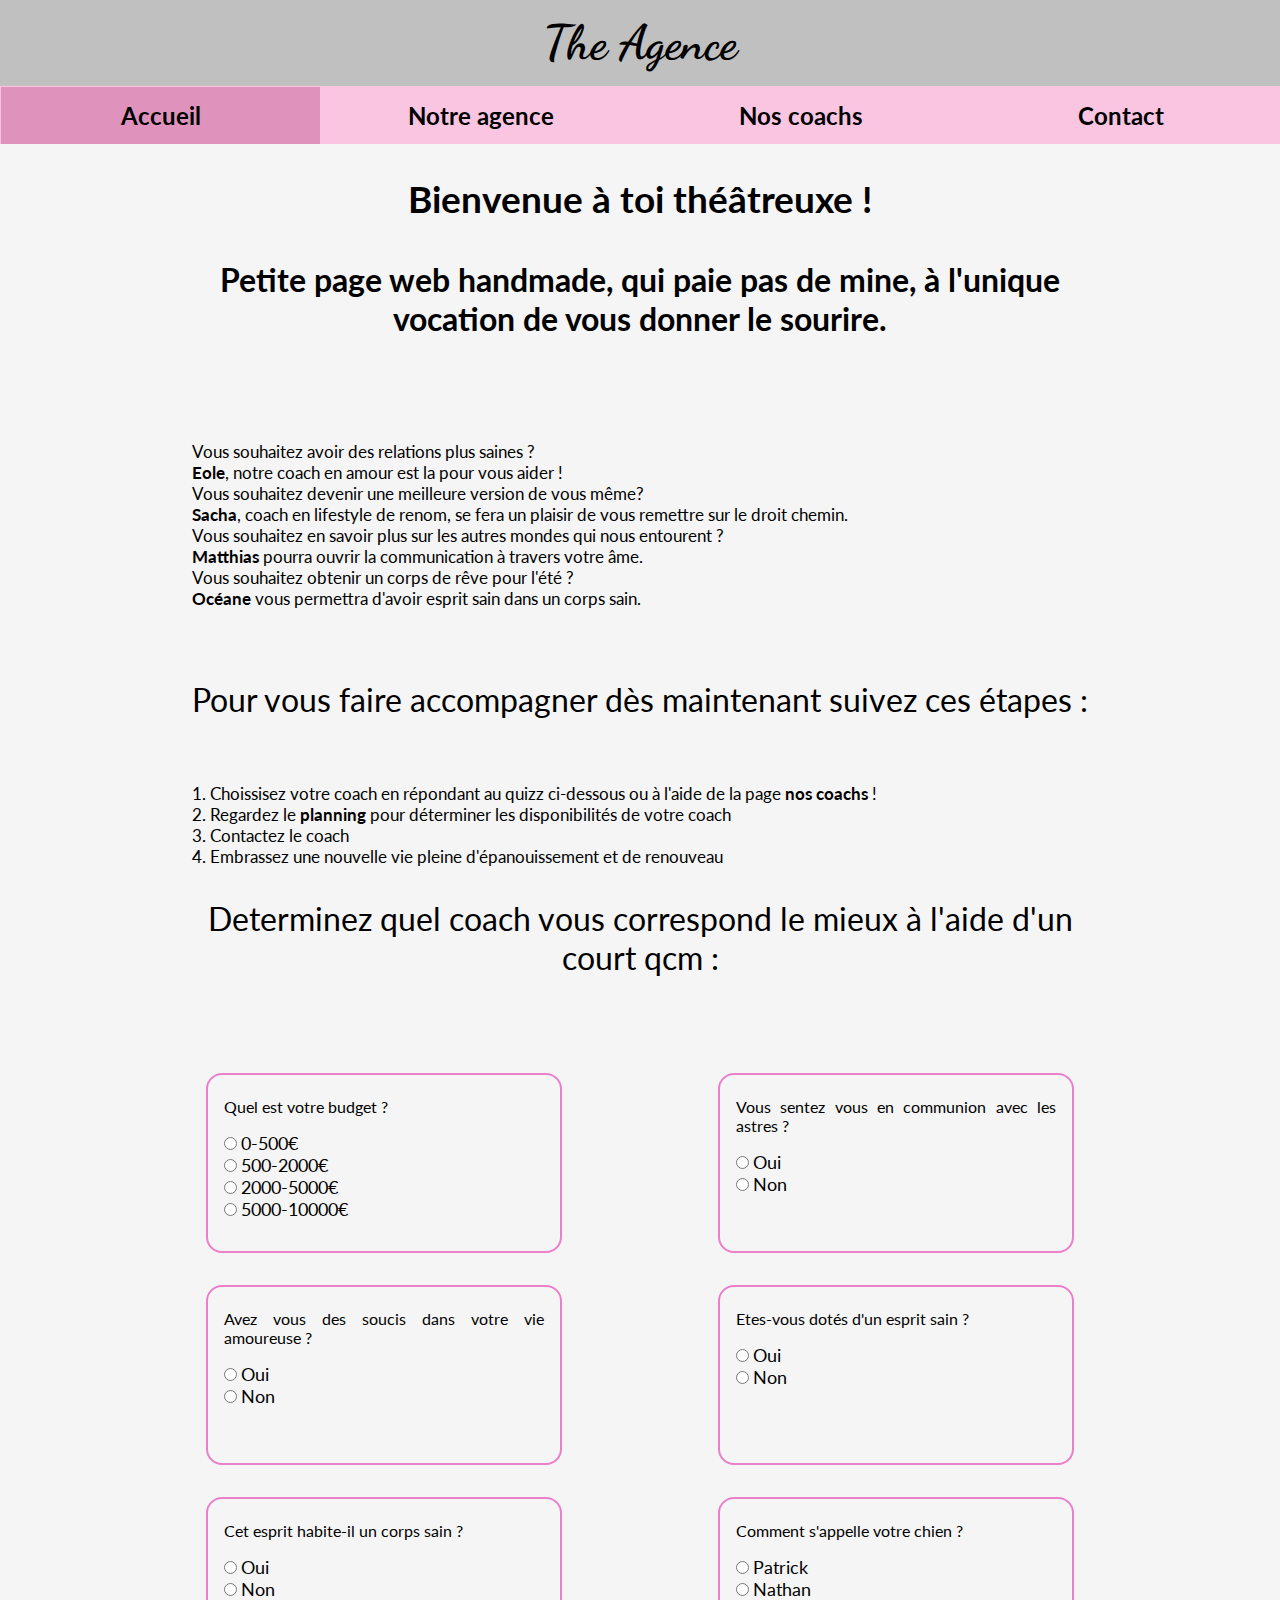
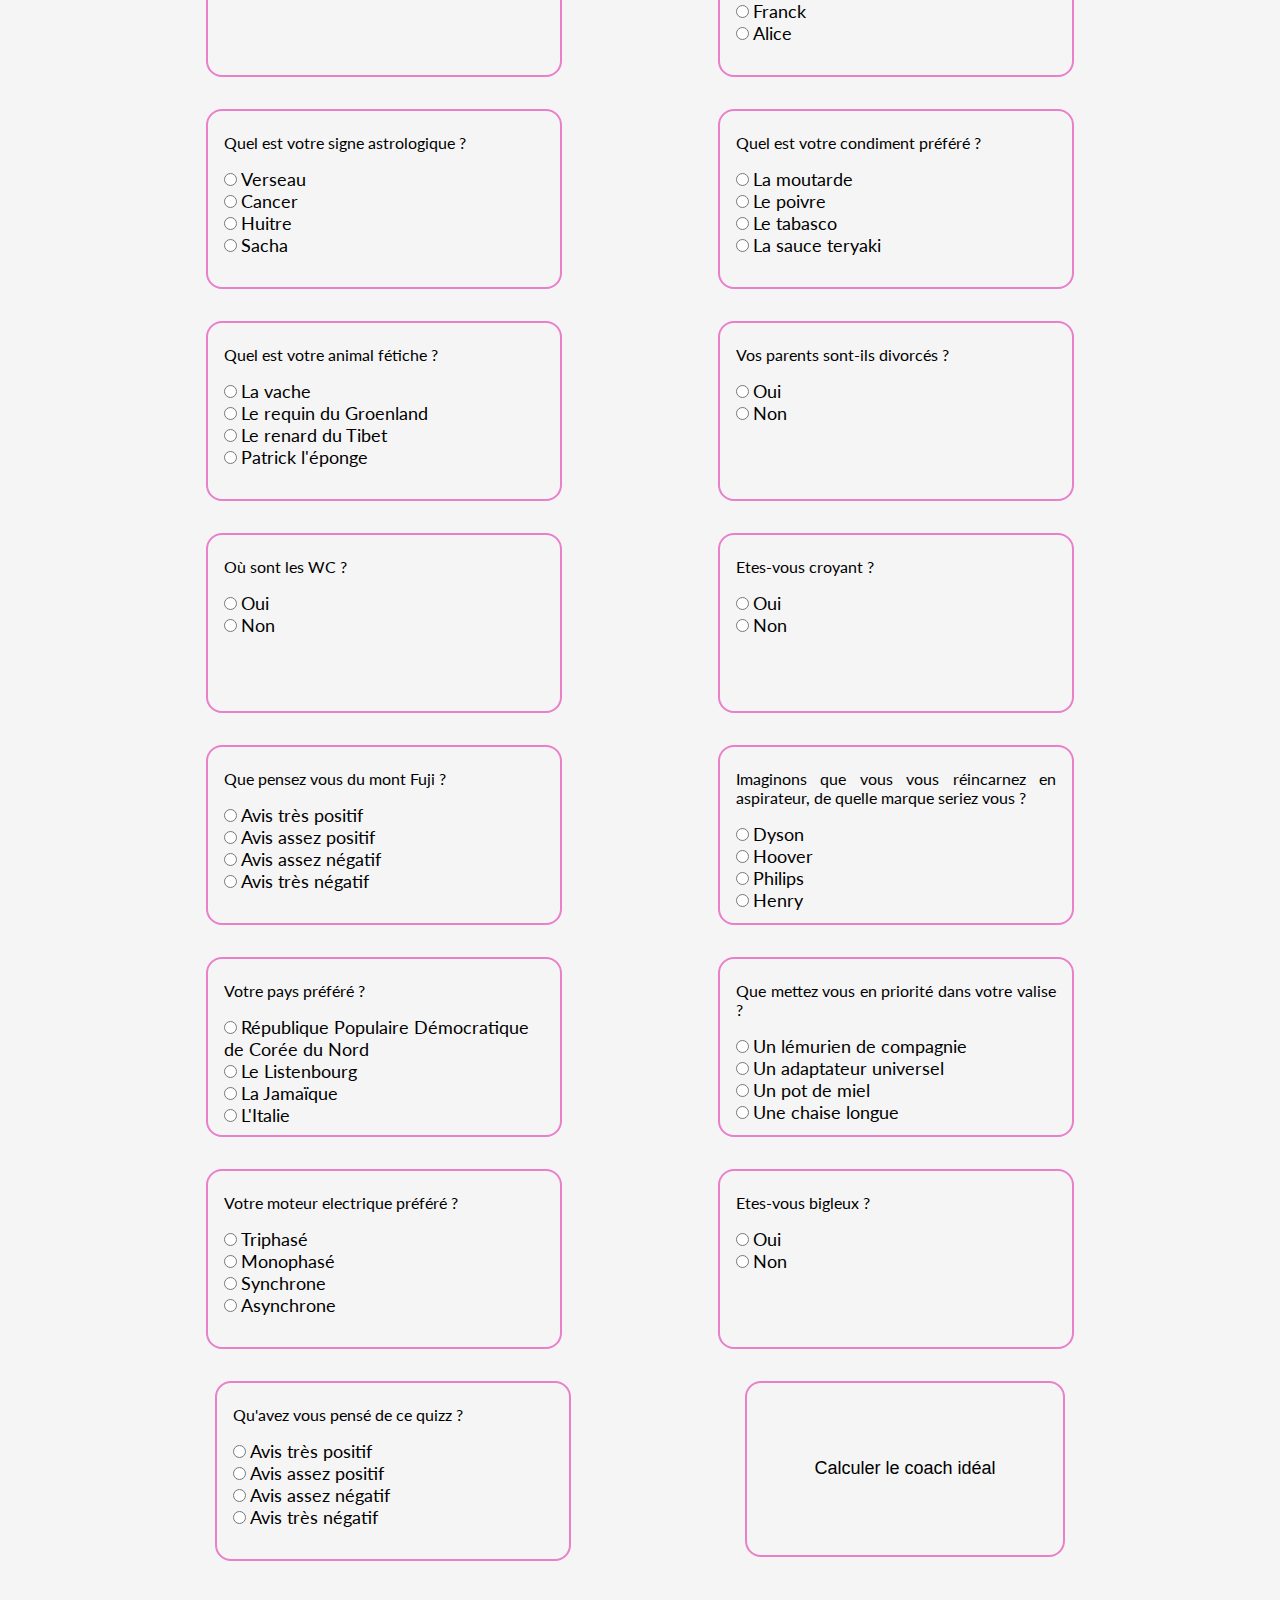
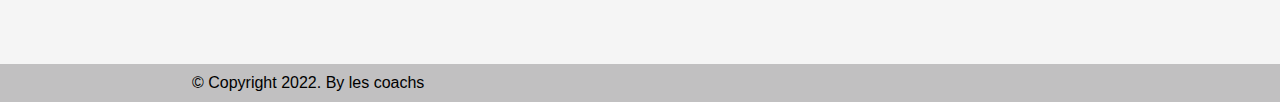
<file: index.html>
<!DOCTYPE html>
<html lang="en">
<head>
    <title> Conservatoire </title>
    <link rel="stylesheet" href="style.css">
    <link rel="stylesheet"
          href="https://fonts.googleapis.com/css2?family=Dancing+Script&family=Lato">
    <script src="codeqcm.js" defer></script>
    <meta charset="UTF-8">
    <meta http-equiv="X-UA-Compatible" content="IE=edge">
    <meta name="viewport" content="width=device-width, initial-scale=1.0">
    
</head>
<body>
    <header>
        <h1>The Agence</h1>
        <nav>
            <ul class="navigationLinks">
                <li class="liste2"><a href="index.html">Accueil</a></li>
                <li class="liste1"><a href="Notreagence.html">Notre agence</a></li>
                <li class="liste1"><a href="lescoachs.html">Nos coachs</a></li>
                <li class="liste1"><a href="contact.html">Contact</a></li>
            </ul>
        </nav>
    </header>
    
    <main id="presentation">
        <section>

            <article class="articleCentered">
                <h3>Bienvenue à toi théâtreuxe ! </h3>
                <br>
                <h4>Petite page web handmade, qui paie pas de mine, à l'unique vocation de vous donner le sourire. </h4>
                <br>
            </article>

            <article class="articleUncentered">
                <p> Vous souhaitez avoir des relations plus saines ?<br>
                    <a href="eole.html">Eole</a>, notre coach en amour est la pour vous aider !
                    <br> Vous souhaitez devenir une meilleure version de vous même?<br> <a href="sacha.html">Sacha</a>, coach en lifestyle de renom, se fera un plaisir de vous remettre sur le droit chemin.
                    <br> Vous souhaitez en savoir plus sur les autres mondes qui nous entourent ? <br> <a href="matthias.html">Matthias</a> pourra ouvrir la communication à travers votre âme.
                    <br> Vous souhaitez obtenir un corps de rêve pour l'été ? <br><a href="oceane.html">Océane </a>vous permettra d'avoir esprit sain dans un corps sain.
                </p>
                <br>
            </article>
                
            <article class="articleCentered">
                <h7>Pour vous faire accompagner dès maintenant suivez ces étapes :</h7>
            </article>

            <article class="articleUncentered">
                <ol>
                    <li>Choissisez votre coach en répondant au quizz ci-dessous ou à l'aide de la page <a href="lesCoachs.html">nos coachs</a> !</li>
                    <li>Regardez le <a href="contact.html">planning</a> pour déterminer les disponibilités de votre coach</li>
                    <li>Contactez le coach</li>
                    <li>Embrassez une nouvelle vie pleine d'épanouissement et de renouveau</li>
                </ol>
            </article>
            <article class="articleCentered">
                <h7>Determinez quel coach vous correspond le mieux à l'aide d'un court qcm :</h7>
            </article>
            <article class="qcm">
                
                <div class="questionContainer">
                    <br>
                    <p class="question">Quel est votre budget ?</p>
                    <div>
                        <input type="radio" id="pauvre" name="q1" value=0>
                        <label>0-500€</label>
                    </div>
                
                    <div>
                        <input type="radio" name="q1" value=2>
                        <label>500-2000€</label>
                    </div>
                    
                    <div>
                        <input type="radio" name="q1" value=1>
                        <label>2000-5000€</label>
                    </div>

                    <div>
                        <input type="radio" name="q1" value=3>
                        <label>5000-10000€</label>
                    </div>
                </div>
                
                <div class="questionContainer">
                    <br>
                    <p class="question">Vous sentez vous en communion avec les astres ?</p>
                    <div>
                        <input type="radio" name="q2" value=4>
                        <label>Oui</label>
                    </div>
                
                    <div>
                        <input type="radio" name="q2" value=1>
                        <label>Non</label>
                    </div>
                
                </div>

                <div class="questionContainer">
                    <br>
                    <p class="question">Avez vous des soucis dans votre vie amoureuse ?</p>
                    <div>
                        <input type="radio" name="q3" value=0>
                        <label>Oui</label>
                    </div>
                
                    <div>
                        <input type="radio" name="q3" value=4>
                        <label>Non</label>
                    </div>
                
                </div>

                <div class="questionContainer">
                    <br>
                    <p class="question">Etes-vous dotés d'un esprit sain ?</p>
                    <div>
                        <input type="radio" name="q4" value=4>
                        <label>Oui</label>
                    </div>
                
                    <div>
                        <input type="radio" name="q4" value=3>
                        <label>Non</label>
                    </div>
                </div>

                <div class="questionContainer">
                    <br>
                    <p class="question">Cet esprit habite-il un corps sain ?</p>
                    <div>
                        <input type="radio" name="q5" value=4>
                        <label>Oui</label>
                    </div>
                
                    <div>
                        <input type="radio" name="q5" value=2>
                        <label>Non</label>
                    </div>
                
                </div>

                <div class="questionContainer">
                    <br>
                    <p class="question">Comment s'appelle votre chien ?</p>
                    <div>
                        <input type="radio" name="q6" value=1>
                        <label>Patrick</label>
                    </div>
                
                    <div>
                        <input type="radio" name="q6" value=0>
                        <label>Nathan</label>
                    </div>

                    <div>
                        <input type="radio" name="q6" value=3>
                        <label>Franck</label>
                    </div>
                    
                    <div>
                        <input type="radio" name="q6" value=2>
                        <label>Alice</label>
                    </div>

                </div>

                <div class="questionContainer">
                    <br>
                    <p class="question">Quel est votre signe astrologique ?</p>
                    <div>
                        <input type="radio" name="q7" value=0>
                        <label>Verseau</label>
                    </div>
                
                    <div>
                        <input type="radio" name="q7" value=1>
                        <label>Cancer</label>
                    </div>

                    <div>
                        <input type="radio" name="q7" value=2>
                        <label>Huitre</label>
                    </div>
                    
                    <div>
                        <input type="radio" name="q7" value=3>
                        <label>Sacha</label>
                    </div>

                </div>

                <div class="questionContainer">
                    <br>
                    <p class="question">Quel est votre condiment préféré ?</p>
                    <div>
                        <input type="radio" name="q8" value=0>
                        <label>La moutarde</label>
                    </div>
                
                    <div>
                        <input type="radio" name="q8" value=1>
                        <label>Le poivre</label>
                    </div>

                    <div>
                        <input type="radio" name="q8" value=2>
                        <label>Le tabasco</label>
                    </div>
                    
                    <div>
                        <input type="radio" name="q8" value=3>
                        <label>La sauce teryaki</label>
                    </div>

                </div>

                <div class="questionContainer">
                    <br>
                    <p class="question">Quel est votre animal fétiche ?</p>
                    <div>
                        <input type="radio" name="q9" value=0>
                        <label>La vache</label>
                    </div>
                
                    <div>
                        <input type="radio" name="q9" value=2>
                        <label>Le requin du Groenland</label>
                    </div>

                    <div>
                        <input type="radio" name="q9" value=1>
                        <label>Le renard du Tibet</label>
                    </div>
                    
                    <div>
                        <input type="radio" name="q9" value=3>
                        <label>Patrick l'éponge</label>
                    </div>

                </div>

                <div class="questionContainer">
                    <br>
                    <p class="question">Vos parents sont-ils divorcés ?</p>
                    <div>
                        <input type="radio" name="q10" value=0>
                        <label>Oui</label>
                    </div>
                
                    <div>
                        <input type="radio" name="q10" value=1>
                        <label>Non</label>
                    </div>

                </div>

                <div class="questionContainer">
                    <br>
                    <p class="question">Où sont les WC ?</p>
                    <div>
                        <input type="radio" name="q11" value=2>
                        <label>Oui</label>
                    </div>
                
                    <div>
                        <input type="radio" name="q11" value=3>
                        <label>Non</label>
                    </div>

                </div>

                <div class="questionContainer">
                    <br>
                    <p class="question">Etes-vous croyant ?</p>
                    <div>
                        <input type="radio" name="q12" value=2>
                        <label>Oui</label>
                    </div>
                
                    <div>
                        <input type="radio" name="q12" value=1>
                        <label>Non</label>
                    </div>

                </div>

                <div class="questionContainer">
                    <br>
                    <p class="question">Que pensez vous du mont Fuji ?</p>
                    <div>
                        <input type="radio" name="q13" value=3>
                        <label>Avis très positif</label>
                    </div>
                
                    <div>
                        <input type="radio" name="q13" value=2>
                        <label>Avis assez positif</label>
                    </div>

                    <div>
                        <input type="radio" name="q13" value=0>
                        <label>Avis assez négatif</label>
                    </div>

                    <div>
                        <input type="radio" name="q13" value=1>
                        <label>Avis très négatif</label>
                    </div>

                </div>

                <div class="questionContainer">
                    <br>
                    <p class="question">Imaginons que vous vous réincarnez en aspirateur, de quelle marque seriez vous ?</p>
                    <div>
                        <input type="radio" name="q14" value=2>
                        <label>Dyson</label>
                    </div>
                
                    <div>
                        <input type="radio" name="q14" value=3>
                        <label>Hoover</label>
                    </div>

                    <div>
                        <input type="radio" name="q14" value=0>
                        <label>Philips</label>
                    </div>

                    <div>
                        <input type="radio" name="q14" value=1>
                        <label>Henry</label>
                    </div>

                </div>

                <div class="questionContainer">
                    <br>
                    <p class="question">Votre pays préféré ?</p>
                    <div>
                        <input type="radio" name="q15" value=3>
                        <label>République Populaire Démocratique de Corée du Nord</label>
                    </div>
                
                    <div>
                        <input type="radio" name="q15" value=2>
                        <label>Le Listenbourg</label>
                    </div>

                    <div>
                        <input type="radio" name="q15" value=1>
                        <label>La Jamaïque</label>
                    </div>

                    <div>
                        <input type="radio" name="q15" value=0>
                        <label>L'Italie</label>
                    </div>

                </div>

                <div class="questionContainer">
                    <br>
                    <p class="question">Que mettez vous en priorité dans votre valise ?</p>
                    <div>
                        <input type="radio" name="q16" value=1>
                        <label>Un lémurien de compagnie</label>
                    </div>
                
                    <div>
                        <input type="radio" name="q16" value=3>
                        <label>Un adaptateur universel</label>
                    </div>

                    <div>
                        <input type="radio" name="q16" value=2>
                        <label>Un pot de miel</label>
                    </div>

                    <div>
                        <input type="radio" name="q16" value=0>
                        <label>Une chaise longue</label>
                    </div>

                </div>

                <div class="questionContainer">
                    <br>
                    <p class="question">Votre moteur electrique préféré ?</p>
                    <div>
                        <input type="radio" name="q17" value=1>
                        <label>Triphasé</label>
                    </div>
                
                    <div>
                        <input type="radio" name="q17" value=3>
                        <label>Monophasé</label>
                    </div>

                    <div>
                        <input type="radio" name="q17" value=2>
                        <label>Synchrone</label>
                    </div>

                    <div>
                        <input type="radio" name="q17" value=0>
                        <label>Asynchrone</label>
                    </div>

                </div>

                <div class="questionContainer">
                    <br>
                    <p class="question">Etes-vous bigleux ?</p>
                    <div>
                        <input type="radio" name="q18" value=1>
                        <label>Oui</label>
                    </div>
                
                    <div>
                        <input type="radio" name="q18" value=0>
                        <label>Non</label>
                    </div>

                </div>

                <div class="questionContainer">
                    <br>
                    <p class="question">Qu'avez vous pensé de ce quizz ?</p>
                    <div>
                        <input type="radio" name="q19" value=3>
                        <label>Avis très positif</label>
                    </div>
                
                    <div>
                        <input type="radio" name="q19" value=2>
                        <label>Avis assez positif</label>
                    </div>

                    <div>
                        <input type="radio" name="q19" value=0>
                        <label>Avis assez négatif</label>
                    </div>

                    <div>
                        <input type="radio" id="malandrin" name="q19" value=1>
                        <label>Avis très négatif</label>
                    </div>

                </div>

                <button id="calc" class="questionContainer"><h7>Calculer le coach idéal</h7></button>
                

            </article>
            <article class="articleCentered">
                <br>
                <output id="out"></output>
            </article>
        </section>
    </main>
    <footer>
        <div>
            <span style="padding-left:15%">&copy Copyright 2022. By les coachs</span>
          </div>
    </footer>
</body>
</html>
</file>
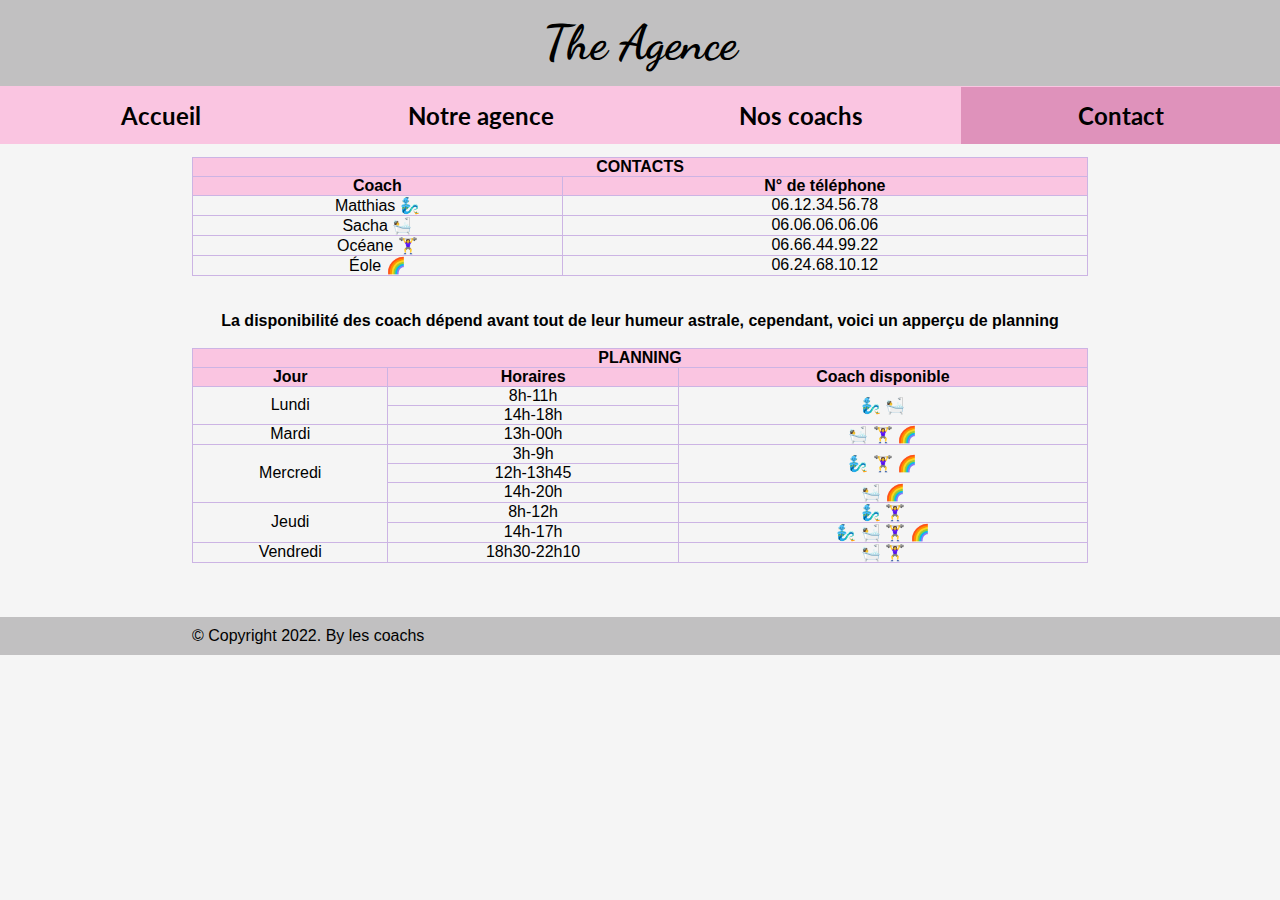
<file: contact.html>
<!DOCTYPE html>
<html lang="en">
<head>
    <title> The agence </title>
    <link rel="stylesheet" href="style.css">
    <link rel="stylesheet"
          href="https://fonts.googleapis.com/css2?family=Dancing+Script&family=Lato">
    <meta charset="UTF-8">
    <meta http-equiv="X-UA-Compatible" content="IE=edge">
    <meta name="viewport" content="width=device-width, initial-scale=1.0">
    
</head>
<body>
    <header>
        <h1>The Agence</h1>
        <nav >
            <ul class="navigationLinks">
                <li class="liste1"><a href="index.html">Accueil</a></li>
                <li class="liste1"><a href="Notreagence.html">Notre agence</a></li>
                <li class="liste1"><a href="lescoachs.html">Nos coachs</a></li>
                <li class="liste2"><a href="contact.html">Contact</a></li>
            </ul>
        </nav>
    </header>
    
    <main class="mainTables">

        <br>
        <br>
        <div class="tabito">
            <table class="tableau">
                <thead>
                    <tr>
                        <th colspan="2"> CONTACTS</th>
                    </tr>
                    <tr>
                        <th> Coach</th>
                        <th> N° de téléphone</th>
                    </tr>
                </thead>
                <tbody>
                    <tr>
                        <td> Matthias 🧞‍♂️</td>
                        <td> 06.12.34.56.78</td>
                    </tr>
                    <tr>
                        <td> Sacha 🛀</td>
                        <td> 06.06.06.06.06</td>
                    </tr>
                    <tr>
                        <td> Océane 🏋️‍♀️</td>
                        <td> 06.66.44.99.22</td>
                    </tr>
                    <tr>
                        <td> Éole 🌈</td>
                        <td> 06.24.68.10.12</td>
                    </tr>
                </tbody>
            </table>
            <br>
            <br>
            <h4>La disponibilité des coach dépend avant tout de leur humeur astrale, cependant, voici un apperçu de planning</h4>
            <br>
            <table class="tableau">
                <thead>
                    <tr>
                        <th colspan="3"> PLANNING</th>
                    </tr>
                    <tr>
                        <th> Jour</th>
                        <th> Horaires</th>
                        <th> Coach disponible</th>
                    </tr>
                </thead>
                <tbody>
                    <tr>
                        <td rowspan="2">Lundi</td>
                        <td> 8h-11h</td>
                        <td rowspan="2"> 🧞‍♂️ 🛀</td>
                    </tr>
                    <tr>
                        <td>14h-18h</td>
                    </tr>
                    <tr>
                        <td> Mardi</td>
                        <td> 13h-00h</td>
                        <td> 🛀 🏋️‍♀️ 🌈 </td>
                    </tr>
                    <tr>
                        <td rowspan="3"> Mercredi</td>
                        <td> 3h-9h</td>
                        <td rowspan="2">🧞‍♂️ 🏋️‍♀️ 🌈 </td>
                    </tr>
                    <tr>
                        <td> 12h-13h45</td>
                    </tr>
                    <tr>
                        <td> 14h-20h</td>
                        <td> 🛀 🌈 </td>
                    </tr>
                    <tr>
                        <td rowspan="2"> Jeudi </td>
                        <td> 8h-12h</td>
                        <td> 🧞‍♂️ 🏋️‍♀️</td>
                    </tr>
                    <tr>
                        <td> 14h-17h</td>
                        <td> 🧞‍♂️ 🛀 🏋️‍♀️ 🌈</td>
                    </tr>
                    <tr>
                        <td> Vendredi</td>
                        <td> 18h30-22h10</td>
                        <td> 🛀 🏋️‍♀️ </td>
                    </tr>
                </tbody>
            </table>
            <br>
            <br>
            <br>
        </div>
        

    </main>
    <footer>
        <div>
            <span style="padding-left:15%">&copy Copyright 2022. By les coachs</span>
          </div>
    </footer>
</body>
</html>
</file>
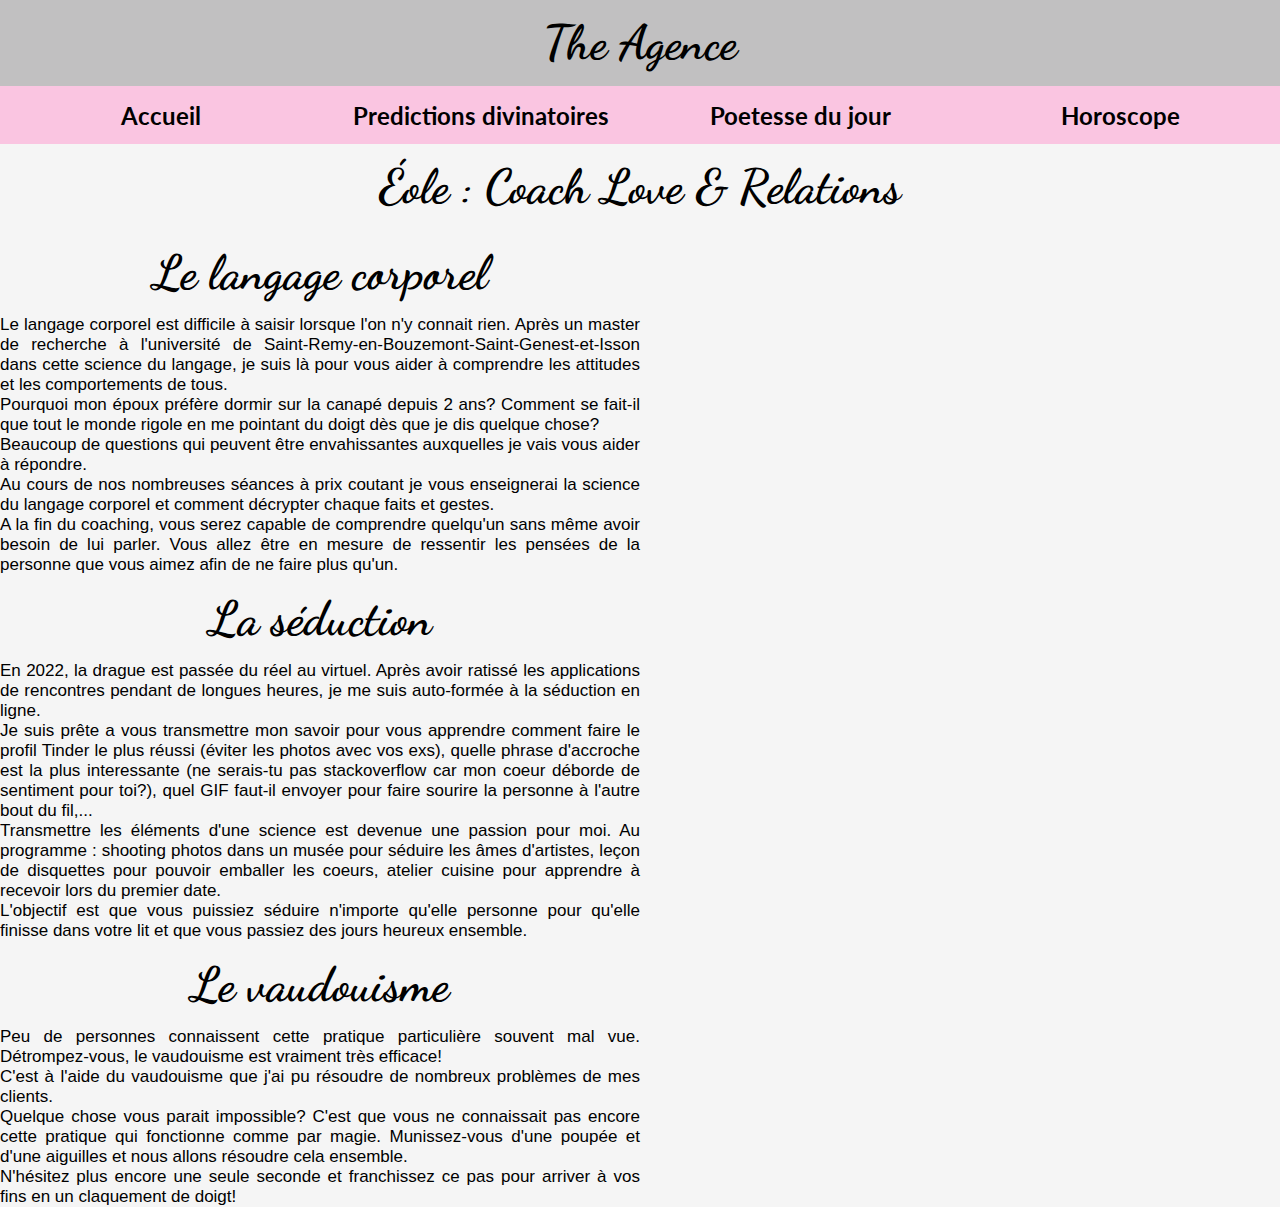
<file: eole.html>
<!DOCTYPE html>
<html lang="en">
<head>
    <meta charset="UTF-8">
    <meta http-equiv="X-UA-Compatible" content="IE=edge">
    <meta name="viewport" content="width=device-width, initial-scale=1.0">
    <link rel="stylesheet" href="style.css">
    <link rel="stylesheet"
          href="https://fonts.googleapis.com/css2?family=Dancing+Script&family=Lato">
    <link href="https://cdn.jsdelivr.net/npm/bootstrap@5.2.3/dist/css/bootstrap.min.css" rel="stylesheet" integrity="sha384-rbsA2VBKQhggwzxH7pPCaAqO46MgnOM80zW1RWuH61DGLwZJEdK2Kadq2F9CUG65" crossorigin="anonymous">
    <title>Eole</title>
</head>
<body>
    <header>
        <h1>The Agence</h1>
        <nav>
            <ul class="navigationLinks">
                <li class="liste1"><a href="index.html">Accueil</a></li>
                <li class="liste1"><a href="prediction.html">Predictions divinatoires</a></li>
                <li class="liste1"><a href="poeme-du-jour.html">Poetesse du jour</a></li>
                <li class="liste1"><a href="horoscope.html">Horoscope</a></li>
            </ul>
        </nav>
    </header>
    
    <h1>Éole : Coach Love & Relations</h1>
    <div class = "container-fluid">
        <div class="container">
            <div class="row">
                
                <article class="col-md-4">
                    <h1>Le langage corporel</h1>
                    <p>
                        Le langage corporel est difficile à saisir lorsque l'on n'y connait rien. Après un master de recherche à l'université de Saint-Remy-en-Bouzemont-Saint-Genest-et-Isson dans cette science du langage, je suis là pour vous aider à comprendre les attitudes et les comportements de tous.
                        <br>
                        Pourquoi mon époux préfère dormir sur la canapé depuis 2 ans? Comment se fait-il que tout le monde rigole en me pointant du doigt dès que je dis quelque chose?
                        <br>
                        Beaucoup de questions qui peuvent être envahissantes auxquelles je vais vous aider à répondre.
                        <br>
                        Au cours de nos nombreuses séances à prix coutant je vous enseignerai la science du langage corporel et comment décrypter chaque faits et gestes. 
                        <br>
                        A la fin du coaching, vous serez capable de comprendre quelqu'un sans même avoir besoin de lui parler. Vous allez être en mesure de ressentir les pensées de la personne que vous aimez afin de ne faire plus qu'un.


                    </p>
                </article>
                <article class="col-md-4">
                    <h1>La séduction</h1>
                    <p>
                        En 2022, la drague est passée du réel au virtuel. Après avoir ratissé les applications de rencontres pendant de longues heures, je me suis auto-formée à la séduction en ligne.
                        <br>
                        Je suis prête a vous transmettre mon savoir pour vous apprendre comment faire le profil Tinder le plus réussi (éviter les photos avec vos exs), quelle phrase d'accroche est la plus interessante (ne serais-tu pas stackoverflow car mon coeur déborde de sentiment pour toi?), quel GIF faut-il envoyer pour faire sourire la personne à l'autre bout du fil,...
                        <br>
                        Transmettre les éléments d'une science est devenue une passion pour moi. Au programme : shooting photos dans un musée pour séduire les âmes d'artistes, leçon de disquettes pour pouvoir emballer les coeurs, atelier cuisine pour apprendre à recevoir lors du premier date.
                        <br>
                        L'objectif est que vous puissiez séduire n'importe qu'elle personne pour qu'elle finisse dans votre lit et que vous passiez des jours heureux ensemble.
                    </p>
                </article>
                <article class="col-md-4">
                    <h1>Le vaudouisme</h1>
                    <p>
                        Peu de personnes connaissent cette pratique particulière souvent mal vue. Détrompez-vous, le vaudouisme est vraiment très efficace! 
                        <br>
                        C'est à l'aide du vaudouisme que j'ai pu résoudre de nombreux problèmes de mes clients. 
                        <br>
                        Quelque chose vous parait impossible? C'est que vous ne connaissait pas encore cette pratique qui fonctionne comme par magie. Munissez-vous d'une poupée et d'une aiguilles et nous allons résoudre cela ensemble.
                        <br>
                        N'hésitez plus encore une seule seconde et franchissez ce pas pour arriver à vos fins en un claquement de doigt!

                    </p>
                </article>
            </div>
        </div>
    </div>

    <script src="https://cdn.jsdelivr.net/npm/bootstrap@5.2.3/dist/js/bootstrap.bundle.min.js" integrity="sha384-kenU1KFdBIe4zVF0s0G1M5b4hcpxyD9F7jL+jjXkk+Q2h455rYXK/7HAuoJl+0I4" crossorigin="anonymous"></script>
</body>
</html>
</file>
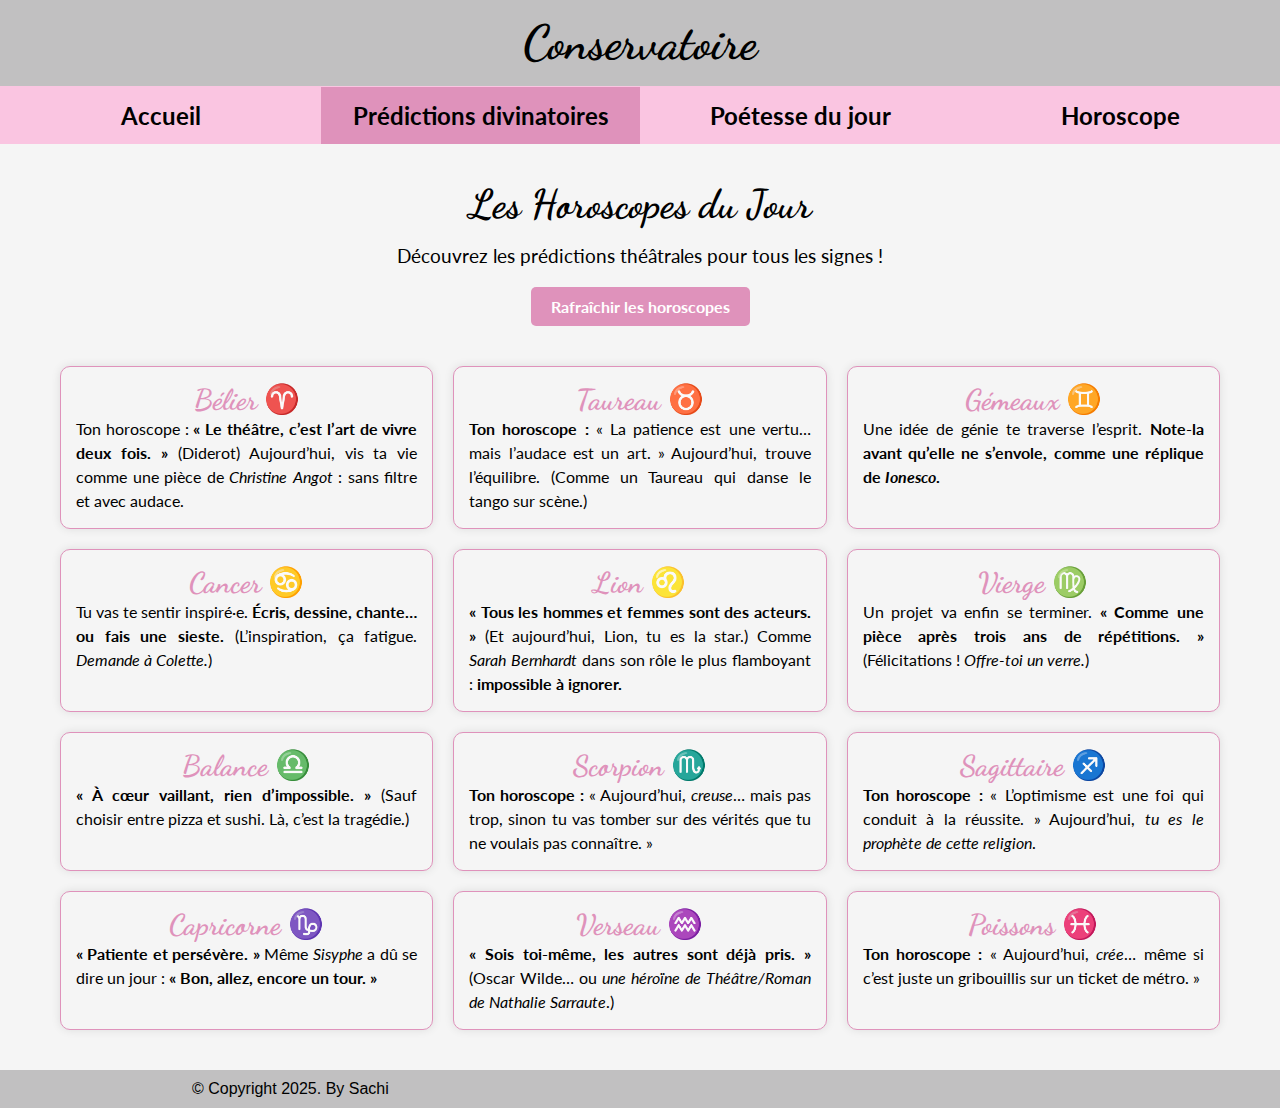
<file: horoscope.html>
<!DOCTYPE html>
<html lang="fr">
<head>
    <title>Horoscope </title>
    <link rel="stylesheet" href="style.css">
    <link rel="stylesheet" href="https://fonts.googleapis.com/css2?family=Dancing+Script&family=Lato">
    <meta charset="UTF-8">
    <meta http-equiv="X-UA-Compatible" content="IE=edge">
    <meta name="viewport" content="width=device-width, initial-scale=1.0">
</head>
<body>
    <header>
        <h1>Conservatoire</h1>
        <nav>
            <ul class="navigationLinks">
                <li class="liste1"><a href="index.html">Accueil</a></li>
                <li class="liste2"><a href="prediction.html">Prédictions divinatoires</a></li>
                <li class="liste1"><a href="poeme-du-jour.html">Poétesse du jour</a></li>
                <li class="liste1"><a href="horoscope.html">Horoscope</a></li>
            </ul>
        </nav>
    </header>

    <main>
        <section class="horoscope-section">
            <h2>Les Horoscopes du Jour</h2>
            <p>Découvrez les prédictions théâtrales pour tous les signes !</p>
            <button class="refresh-button" onclick="afficherTousLesHoroscopes()">Rafraîchir les horoscopes</button>
            <div class="horoscopes-container" id="horoscopesContainer"></div>
        </section>
    </main>

    <footer>
        <div>
            <span style="padding-left:15%">&copy; Copyright 2025. By Sachi</span>
        </div>
    </footer>

    <script>
        // Base de données locale des horoscopes théâtraux
        const horoscopesTheatraux = {
    belier: [
        "<strong>« Je suis une femme de théâtre, pas une femme de salon. »</strong> (Hélène Cixous) Aujourd’hui, Bélier, ton énergie rappelle <em>La Ville parjure</em> : intense, explosive, et un peu chaotique. Attention à ne pas tout embraser… sauf si c’est pour éclairer la scène.",
        "Tu vas te battre pour une cause comme une héroïne de <em>Théâtre/Roman</em> de Nathalie Sarraute : avec rage et précision. Mais n’oublie pas de respirer entre deux rounds.",
        "Ton horoscope : <strong>« Le théâtre, c’est l’art de vivre deux fois. »</strong> (Diderot) Aujourd’hui, vis ta vie comme une pièce de <em>Christine Angot</em> : sans filtre et avec audace.",
        "Un conflit éclate ? Joue-le en comédie <em>à la manière de Coline Serreau</em> : avec humour et intelligence. Les drames, c’est surfait.",
        "Tu vas croiser quelqu’un qui te rappelle un personnage de <em>La Cantatrice chauve</em>… mais en version féministe et bien plus drôle. <strong>À toi de jouer !</strong>",
        "<em>Juste la fin du monde</em> de Lagarce te parle aujourd’hui : tu as des mots importants à dire. <strong>Ne les garde pas.</strong>",
        "Un projet fou te tente ? <strong>« Osez, comme Ariane Mnouchkine osait mélanger les genres ! »</strong> (Mais vérifie d’abord le budget.)",
        "Tu vas avoir envie de tout révolutionner. <strong>Comme <em>Les Bonnes</em> de Genet</strong>… mais en version 2025 et avec un happy end.",
        "Un mentor inattendu arrive. <strong>Écoute-la comme tu écouterais une réplique de <em>Yasmina Reza</em> : avec attention et un sourire en coin.</strong>",
        "<strong>Ton horoscope :</strong> « La scène t’appartient aujourd’hui. <em>Joue-la comme si c’était la dernière fois.</em> » (Mais sans brûler les planches, hein.)"
    ],
    taureau: [
        "<strong>« La stabilité est une forme de résistance. »</strong> (De toi, aujourd’hui.) Comme un décor signé <em>Chantal Akerman</em> : minimaliste, puissant, et personne ne peut l’ignorer.",
        "Tu vas te sentir aussi têtu qu’un personnage de <em>Top Girls</em> de Caryl Churchill. <strong>Reste ferme, mais ouvre une porte.</strong>",
        "Un projet aboutit enfin ! <strong>Comme une pièce de <em>Marie NDiaye</em> : mystérieuse, profonde, et inoubliable.</strong>",
        "<strong>Ton horoscope :</strong> « La patience est une vertu… mais l’audace est un art. » Aujourd’hui, trouve l’équilibre. (Comme un Taureau qui danse le tango sur scène.)",
        "Tu vas recevoir un compliment qui te touchera. <strong>« Les mots doux sont les seuls qui ne mentent jamais. »</strong> (Et ceux de <em>Marguerite Duras</em> non plus.)",
        "Attention aux dépenses impulsives. <strong>Même <em>Phèdre</em> avait un budget.</strong> (Bon, elle l’a dépassé. Mais toi, fais mieux.)",
        "Un·e ami·e a besoin de toi. <strong>Sois là comme <em>la mère</em> dans <em>Mède</em> de Euripide… mais en moins tragique.</strong>",
        "Tu vas te sentir aussi confortable que dans ton fauteuil préféré… <strong>jusqu’à ce qu’on te demande d’improviser.</strong> <em>Prépare un monologue, au cas où.</em>",
        "Un vieux livre de théâtre va t’inspirer. <strong>« Les classiques sont des classiques pour une raison. »</strong> (Même ceux écrits par des femmes, enfin reconnus.)",
        "<strong>Ton horoscope :</strong> « Cultive ton jardin… ou ton talent. » Aujourd’hui, choisis les deux. (Comme <em>George Sand</em> l’aurait fait.)"
    ],
    gemeaux: [
        "<strong>« Double, double, peine et trouble »…</strong> mais pas pour toi, Gémeaux ! Aujourd’hui, tu es <em>comme dans <em>Le Jeu de l’amour et du hasard</em></em> : deux visages, deux rôles, et tout le monde adore ça.",
        "Tu vas changer d’avis trois fois avant midi. <strong>« Même <em>Arlequin</em> n’avait pas autant de costumes ! »</strong> (Mais toi, tu gères.)",
        "Un message ambigu arrive. <strong>Réponds comme <em>Yasmina Reza</em> écrirait une réplique : avec esprit et une pointe d’ironie.</strong>",
        "Tu vas rencontrer ton « double ». <strong>Soit c’est ton âme sœur, soit c’est un miroir.</strong> (Vérifie si iel a un reflet… et un sens de l’humour.)",
        "<strong>Ton horoscope :</strong> « La vie est un <em>stand-up</em>. » Aujourd’hui, tu es le/la pro des punchlines. (Même sans public.)",
        "Une idée de génie te traverse l’esprit. <strong>Note-la avant qu’elle ne s’envole, comme une réplique de <em>Ionesco</em>.</strong>",
        "Tu vas te lancer dans un projet… et en abandonner un autre. <strong>« Même <em>Sarah Kane</em> réécrivait ses pièces. »</strong> (Mais elle, c’était pour le drame. Toi, c’est pour le fun.)",
        "<strong>Ton horoscope :</strong> « Aujourd’hui, tu es la reine/le roi des répliques cultes. » Dommage que personne ne soit là pour t’applaudir. (Ou si. Surprise !)",
        "« <strong>La vie est une comédie pour ceux qui pensent…</strong> et une tragédie pour ceux qui sentent. » Aujourd’hui, tu es les deux. <strong>Et c’est parfait.</strong>",
        "Tu vas avoir une conversation si absurde qu’elle pourrait être une scène de <em>Eugène Ionesco</em>. <strong>Note-la. Au cas où.</strong>"
    ],
    cancer: [
        "<strong>« La sensibilité est une super-pouvoir. »</strong> (Aujourd’hui, Cancer.) Comme un personnage de <em>La Princesse Maleine</em> de Maeterlinck : fragile en apparence, mais d’une force insoupçonnée.",
        "Un souvenir te hante. <strong>« Comme un fantôme dans <em>Les Troyennes</em>…</strong> mais avec plus de douceur et moins de sang. »",
        "Tu vas te sentir nostalgique. <strong>Comme <em>la mère</em> dans <em>Mède</em>…</strong> mais sans tuer tes enfants. (Promis.)",
        "Un·e proche a besoin de toi. <strong>Sois là comme <em>la nourrice</em> dans <em>Roméo et Juliette</em> : bienveillante, mais sans donner de mauvais conseils.</strong>",
        "<strong>Ton horoscope :</strong> « La poésie est ce qui se perd en traduction. » Aujourd’hui, <em>sois ton propre poème</em>… même si personne ne te comprend tout de suite.",
        "« <strong>L’émotion est une vague.</strong> Aujourd’hui, surf dessus. » (Ou au moins, flotte avec élégance, comme <em>une héroïne de Marguerite Yourcenar</em>.)",
        "Tu vas recevoir un compliment qui te touchera. <strong>« Comme une réplique de <em>Cyrano</em>…</strong> mais écrite par une femme. (Parce que oui, elles savent faire aussi.) »",
        "Un mystère t’intrigue. <strong>« À toi de choisir : le résoudre ou en faire une belle énigme, comme <em>Agatha Christie</em>… mais en version théâtre.</strong> »",
        "<strong>Ton horoscope :</strong> « Aujourd’hui, écoute ton cœur. <em>Même s’il murmure en alexandrins.</em> »",
        "Tu vas te sentir inspiré·e. <strong>Écris, dessine, chante… ou fais une sieste.</strong> (L’inspiration, ça fatigue. <em>Demande à Colette.</em>)"
    ],
    lion: [
        "<strong>« Tous les hommes et femmes sont des acteurs. »</strong> (Et aujourd’hui, Lion, tu es la star.) Comme <em>Sarah Bernhardt</em> dans son rôle le plus flamboyant : <strong>impossible à ignorer.</strong>",
        "Ton charisme est à son max. <strong>Profites-en pour briller… mais sans écraser les figurant·e·s.</strong> (Ils ont des syndicats, maintenant.)",
        "Tu vas avoir envie de tout diriger. <strong>« Comme <em>une metteur en scène</em>…</strong> mais rappelle-toi : même <em>Patrice Chéreau</em> écoutait son équipe. »",
        "<strong>« Sois toi-même, tous les autres rôles sont déjà pris. »</strong> (Oscar Wilde… ou <em>une héroïne de <em>La Locandiera</em> de Goldoni</em>.)",
        "Un projet va te mettre en lumière. <strong>Comme un projecteur sur scène…</strong> mais sans la chaleur qui va avec. (Prévois de l’eau.)",
        "Tu vas recevoir une <em>standing ovation</em>. <strong>Métaphoriquement… ou pas.</strong> (On sait jamais avec les Lion·ne·s.)",
        "Un défi se présente. <strong>« À toi de choisir : duel à l’épée ou bataille de répliques cinglantes ? »</strong> (Les deux sont acceptables, mais la deuxième option fait moins mal.)",
        "<strong>Ton horoscope :</strong> « Le monde est un théâtre… <em>et aujourd’hui, c’est TA pièce.</em> » Joue ton rôle avec panache. (Comme <em>Edwige Feuillère</em>.)",
        "Tu vas croiser quelqu’un qui te défie. <strong>Réponds comme <em>une héroïne de <em>La Tragédie du Roi Christophe</em></em> : avec classe et détermination.</strong>",
        "<strong>« Aujourd’hui, tu es le/la roi/ine. »</strong> Même si ton royaume est un open-space et ta couronne un casque audio. (<em>Mais porte-la avec fierté.</em>)"
    ],
    vierge: [
        "<strong>« L’ordre est le plaisir de la raison. »</strong> (Et aujourd’hui, Vierge, tu vas tout organiser… <em>même les émotions des autres</em>.) Comme <em>une régisseuse de théâtre</em> : précise, indispensable, et un peu stressée.",
        "Tu vas remarquer un détail invisible aux autres. <strong>« Comme <em>une costumière</em> qui sauve la pièce en trouvant le bon accessoire. »</strong>",
        "<strong>« Doute de tout, même de ton doute. »</strong> (Mais pas trop, sinon tu vas finir comme <em>Hamlet</em>… et personne n’a envie de ça.)",
        "Un problème va se résoudre tout seul. <strong>« Comme un nœud dramatique qui se dénoue au dernier acte. »</strong> (Enfin !)",
        "<strong>Ton horoscope :</strong> « La perfection est atteinte quand il n’y a plus rien à retirer. » (<em>Saint-Exupéry</em>… ou <em>une metteur en scène minimaliste</em>.)",
        "Tu vas donner un conseil qui changera une vie. <strong>« Comme <em>une oracle grec… mais en moins cryptique</em>. »</strong>",
        "<strong>« Simplifie. »</strong> Même <em>Ubu Roi</em> aurait pu être plus court. (Et plus féministe.)",
        "Un projet va enfin se terminer. <strong>« Comme une pièce après trois ans de répétitions. »</strong> (Félicitations ! <em>Offre-toi un verre.</em>)",
        "<strong>Ton horoscope :</strong> « Aujourd’hui, ton mot d’ordre : <em>analyse, puis agis</em>. » (Mais pas trop, sinon tu vas rater le spectacle.)",
        "Tu vas te sentir aussi précise qu’<em>une dramaturge</em> relisant son texte. <strong>« Même les erreurs ont leur place… si elles sont bien notées. »</strong>"
    ],
    balance: [
        "<strong>« L’équilibre est la clé. »</strong> Aujourd’hui, Balance, tu vas jongler entre deux options… <em>et peut-être en laisser tomber une avec grâce</em>. Comme <em>une héroïne de Marivaux</em> : élégante, même dans le désordre.",
        "Tu vas jouer les médiateur·rice·s. <strong>« Comme <em>une figure de <em>L’École des femmes</em></em>… mais en version 2025 et sans misogynie. »</strong>",
        "<strong>« À cœur vaillant, rien d’impossible. »</strong> (Sauf choisir entre pizza et sushi. Là, c’est la tragédie.)",
        "Un dilemme se présente. <strong>« Lance une pièce… ou écris une scène pour trancher. »</strong> (<em>Les deux méthodes sont valables.</em>)",
        "<strong>Ton horoscope :</strong> « La justice est un plat qui se mange froid. » Mais aujourd’hui, <em>tu peux le réchauffer un peu</em>.",
        "Tu vas rencontrer quelqu’un qui te fait douter. <strong>« Comme dans <em>Le Jeu de l’amour et du hasard</em>…</strong> mais avec moins de perruques et plus de franchise. »",
        "<strong>« Aujourd’hui, tu es l’arbitre. »</strong> Même si tout le monde veut que tu choisisses son camp. (Désolé·e.)",
        "Un équilibre va se rétablir. <strong>« Comme à la fin d’une comédie de <em>Goldoni</em> : tout le monde est content. »</strong> (Ou presque.)",
        "<strong>Ton horoscope :</strong> « <em>Harmonie</em>… même si ton chat et ton chien sont en guerre. (Là, c’est une autre pièce.) »",
        "Tu vas te sentir aussi diplomate qu’<em>une ambassadrice dans <em>L’Impromptu de Versailles</em></em>. <strong>« Mais avec moins de perruques. »</strong>"
    ],
    scorpion: [
        "<strong>« La vengeance est un plat qui se mange froid… »</strong> mais aujourd’hui, Scorpion, tu vas peut-être le réchauffer. <em>Ou pas.</em> (À toi de voir.)",
        "Tu vas découvrir un secret. <strong>« À toi de choisir : le garder ou en faire une scène digne de <em>Vaudeville</em>. »</strong> (Les deux options sont dramatiquement satisfaisantes.)",
        "<strong>« Méfie-toi des apparences. »</strong> Même <em>Tartuffe</em> avait l’air honnête… <em>et on sait comment ça s’est terminé</em>.",
        "Un mystère va être résolu. <strong>« Comme dans <em>Les Fourberies de Scapin</em>…</strong> mais avec moins de coups de bâton et plus de finesse. »",
        "<strong>Ton horoscope :</strong> « La passion est une tempête. » Aujourd’hui, <em>tu es le capitaine</em>… ou le naufragé·e. (Les deux sont épiques.)",
        "Tu vas avoir envie de tout contrôler. <strong>« Comme <em>une metteur en scène tyrannique</em>…</strong> mais rappelle-toi : même <em>Ingmar Bergman</em> avait ses limites. »",
        "<strong>« Transforme ta rage en art. »</strong> (Ou en monologue cinglant. <em>Les deux marchent.</em>)",
        "Un ancien ennemi pourrait revenir. <strong>« Réconciliation ou duel final ? »</strong> (Les deux sont dramatiquement satisfaisants… mais la première option est moins fatigante.)",
        "<strong>Ton horoscope :</strong> « Aujourd’hui, <em>creuse</em>… mais pas trop, sinon tu vas tomber sur des vérités que tu ne voulais pas connaître. »",
        "Tu vas sentir que quelque chose ne tourne pas rond. <strong>« Comme dans <em>Huis Clos</em>…</strong> mais en moins existentialiste. (En théorie.) »"
    ],
    sagittaire: [
        "<strong>« La vie est une aventure. »</strong> Aujourd’hui, Sagittaire, tu vas partir à la conquête de nouveaux horizons… <em>ou au moins du frigo</em>.",
        "Tu vas avoir une idée folle. <strong>« Comme partir en voyage sans réserver. »</strong> (Spoiler : ça peut être génial… ou un désastre. <em>Mais dans les deux cas, ça fait une bonne histoire.</em>)",
        "<strong>« Voyage loin, ris souvent, aime beaucoup. »</strong> (Et n’oublie pas de prendre des photos… <em>ou d’écrire un carnet de bord</em>.)",
        "Un projet excitant se présente. <strong>« Comme une pièce de théâtre improvisée…</strong> mais avec un peu plus de structure. (<em>En théorie.</em>) »",
        "<strong>Ton horoscope :</strong> « L’optimisme est une foi qui conduit à la réussite. » Aujourd’hui, <em>tu es le prophète de cette religion</em>.",
        "Tu vas rencontrer quelqu’un qui partage ta soif d’aventure. <strong>« À vous deux, vous allez écrire un <em>road movie</em> digne de <em>Marguerite Duras</em>. »</strong> (Si elle avait aimé les voitures.)",
        "<strong>« Ose. »</strong> Même si c’est juste oser demander un café gratuit… <em>ou un rôle principal</em>.",
        "Un obstacle va se transformer en opportunité. <strong>« Comme un accessoire cassé qui devient le clou de la pièce. »</strong>",
        "<strong>« Laisse-toi porter. »</strong> Même si c’est juste jusqu’au frigo… <em>ou jusqu’à la prochaine répétition</em>.",
        "<strong>Ton horoscope :</strong> « Aujourd’hui, <em>explore</em>… même si c’est juste les rayons « théâtre » d’une librairie. »"
    ],
    capricorne: [
        "<strong>« Le travail est la meilleure des prières. »</strong> (Et aujourd’hui, Capricorne, tu vas être productif·ve… <em>ou au moins faire semblant</em>.)",
        "<strong>« Patiente et persévère. »</strong> Même <em>Sisyphe</em> a dû se dire un jour : <strong>« Bon, allez, encore un tour. »</strong>",
        "Un projet de longue haleine aboutit enfin. <strong>« Comme une pièce après dix répétitions. »</strong> (<em>Félicitations ! Offre-toi un verre… ou une sieste.</em>)",
        "<strong>Ton horoscope :</strong> « La discipline est la clé. » Aujourd’hui, <em>tu es le gardien/la gardienne du temple</em>… ou au moins de l’agenda partagé.",
        "Tu vas réaliser que tu as accompli plus que tu ne le pensais. <strong>« Comme un·e acteur·rice relisant son CV : « Ah oui, j’ai joué ça ! » »</strong>",
        "<strong>« Bâtis quelque chose de durable. »</strong> Même si c’est juste une tour de post-it… <em>ou un réseau professionnel solide</em>.",
        "<strong>« La rigueur est une forme de liberté. »</strong> (Oui, vraiment. <em>Demande à <em>Pina Bausch</em>.</em>)",
        "Un mentor va t’aider à avancer. <strong>« Comme <em>une vieille sage</em> dans une tragédie grecque…</strong> mais en moins ennuyeux·se et avec un café à la main. »",
        "<strong>Ton horoscope :</strong> « Aujourd’hui, <em>structure</em>… même si c’est juste pour ranger tes chaussettes par couleur. »",
        "Tu vas te sentir aussi solide qu’un décor de <em>Phèdre</em>. <strong>« Même si tu préfères les comédies. »</strong>"
    ],
    verseau: [
        "<strong>« L’originalité est une rébellion. »</strong> Aujourd’hui, Verseau, tu vas casser les codes… <em>ou au moins les plier un peu</em>.",
        "Tu vas avoir une idée révolutionnaire. <strong>« Comme <em>Ubu Roi</em> en son temps. »</strong> (Spoiler : tout le monde ne comprendra pas. <em>Mais c’est ça, le génie.</em>)",
        "<strong>« Sois toi-même, les autres sont déjà pris. »</strong> (Oscar Wilde… ou <em>une héroïne de <em>Théâtre/Roman</em> de Nathalie Sarraute</em>.)",
        "Un projet innovant va te tomber dessus. <strong>« Soit c’est un chef-d’œuvre, soit personne ne comprend. »</strong> (Les deux sont bien.)",
        "<strong>« La folie, c’est se comporter de la même manière et s’attendre à un résultat différent. »</strong> Aujourd’hui, <em>fais l’inverse</em>.",
        "Tu vas rencontrer quelqu’un aussi bizarre que toi. <strong>« Ensemble, vous allez inventer un nouveau genre théâtral. »</strong> (Ou au moins un meme.)",
        "<strong>« Expérimente. »</strong> Même si ça finit en catastrophe. <strong>« Les meilleures histoires commencent comme ça. »</strong>",
        "Un problème va se résoudre de manière inattendue. <strong>« Comme un <em>deus ex machina</em>…</strong> mais en moins cliché et plus féministe. »",
        "<strong>Ton horoscope :</strong> « Tu vas te sentir en avance sur ton temps. » (Console-toi : <em>les génies incompris ont souvent raison, à la fin</em>.)",
        "<strong>« Aujourd’hui, ton mot d’ordre : <em>invente</em>. »</strong> Même si c’est juste une nouvelle recette de cookies… <em>ou une pièce de théâtre avant-gardiste</em>."
    ],
    poissons: [
        "<strong>« La vie est un rêve. »</strong> Aujourd’hui, Poissons, tu vas flotter entre réalité et imagination… <em>et c’est très bien comme ça</em>.",
        "<strong>« Écoute ton intuition. »</strong> Même si elle te dit de porter des chaussettes dépareillées… <em>ou d’écrire un poème en alexandrins</em>.",
        "Tu vas te sentir ultra-sensible. <strong>« Comme un personnage de <em>Tchekhov</em>…</strong> mais avec un happy end. (<em>En théorie.</em>) »",
        "Un rêve va se réaliser. <strong>« Ou au moins, tu vas en avoir l’impression. »</strong> (C’est déjà pas mal.)",
        "<strong>Ton horoscope :</strong> « La poésie est ce qui se perd en traduction. » Aujourd’hui, <em>sois ton propre poème</em>… même si personne ne te comprend tout de suite.",
        "Tu vas rencontrer quelqu’un qui te comprend sans mots. <strong>« Comme deux mime dans une pièce silencieuse…</strong> mais en moins cliché. »",
        "<strong>« Laisse-toi porter. »</strong> Même si c’est juste jusqu’au frigo… <em>ou jusqu’à la prochaine inspiration</em>.",
        "Un mystère va t’intriguer. <strong>« À toi de choisir : le résoudre ou en faire une belle énigme. »</strong> (Les deux sont valables… et poétiques.)",
        "<strong>Ton horoscope :</strong> « Aujourd’hui, <em>crée</em>… même si c’est juste un gribouillis sur un ticket de métro. »",
        "Tu vas te sentir inspiré·e. <strong>« Écris, dessine, chante… ou fais une sieste. »</strong> (<em>L’inspiration, ça fatigue. Demande à <em>Virginia Woolf</em>.</em>)"
    ]
};

        

        // Noms des signes avec emojis
        const nomsSignes = {
            belier: "Bélier ♈",
            taureau: "Taureau ♉",
            gemeaux: "Gémeaux ♊",
            cancer: "Cancer ♋",
            lion: "Lion ♌",
            vierge: "Vierge ♍",
            balance: "Balance ♎",
            scorpion: "Scorpion ♏",
            sagittaire: "Sagittaire ♐",
            capricorne: "Capricorne ♑",
            verseau: "Verseau ♒",
            poissons: "Poissons ♓"
        };

        function afficherTousLesHoroscopes() {
            const container = document.getElementById("horoscopesContainer");
            container.innerHTML = ""; // On vide le conteneur

            // Pour chaque signe, on génère une carte avec un horoscope aléatoire
            for (const signe in horoscopesTheatraux) {
                const horoscopesDuSigne = horoscopesTheatraux[signe];
                const index = Math.floor(Math.random() * horoscopesDuSigne.length);
                const horoscopeDuJour = horoscopesDuSigne[index];

                const card = document.createElement("div");
                card.className = "horoscope-card";
                card.innerHTML = `
                    <h3>${nomsSignes[signe]}</h3>
                    <p>${horoscopeDuJour}</p>
                `;
                container.appendChild(card);
            }
        }

        // Afficher les horoscopes dès le chargement de la page
        window.onload = afficherTousLesHoroscopes;
    </script>
</body>
</html>
</file>
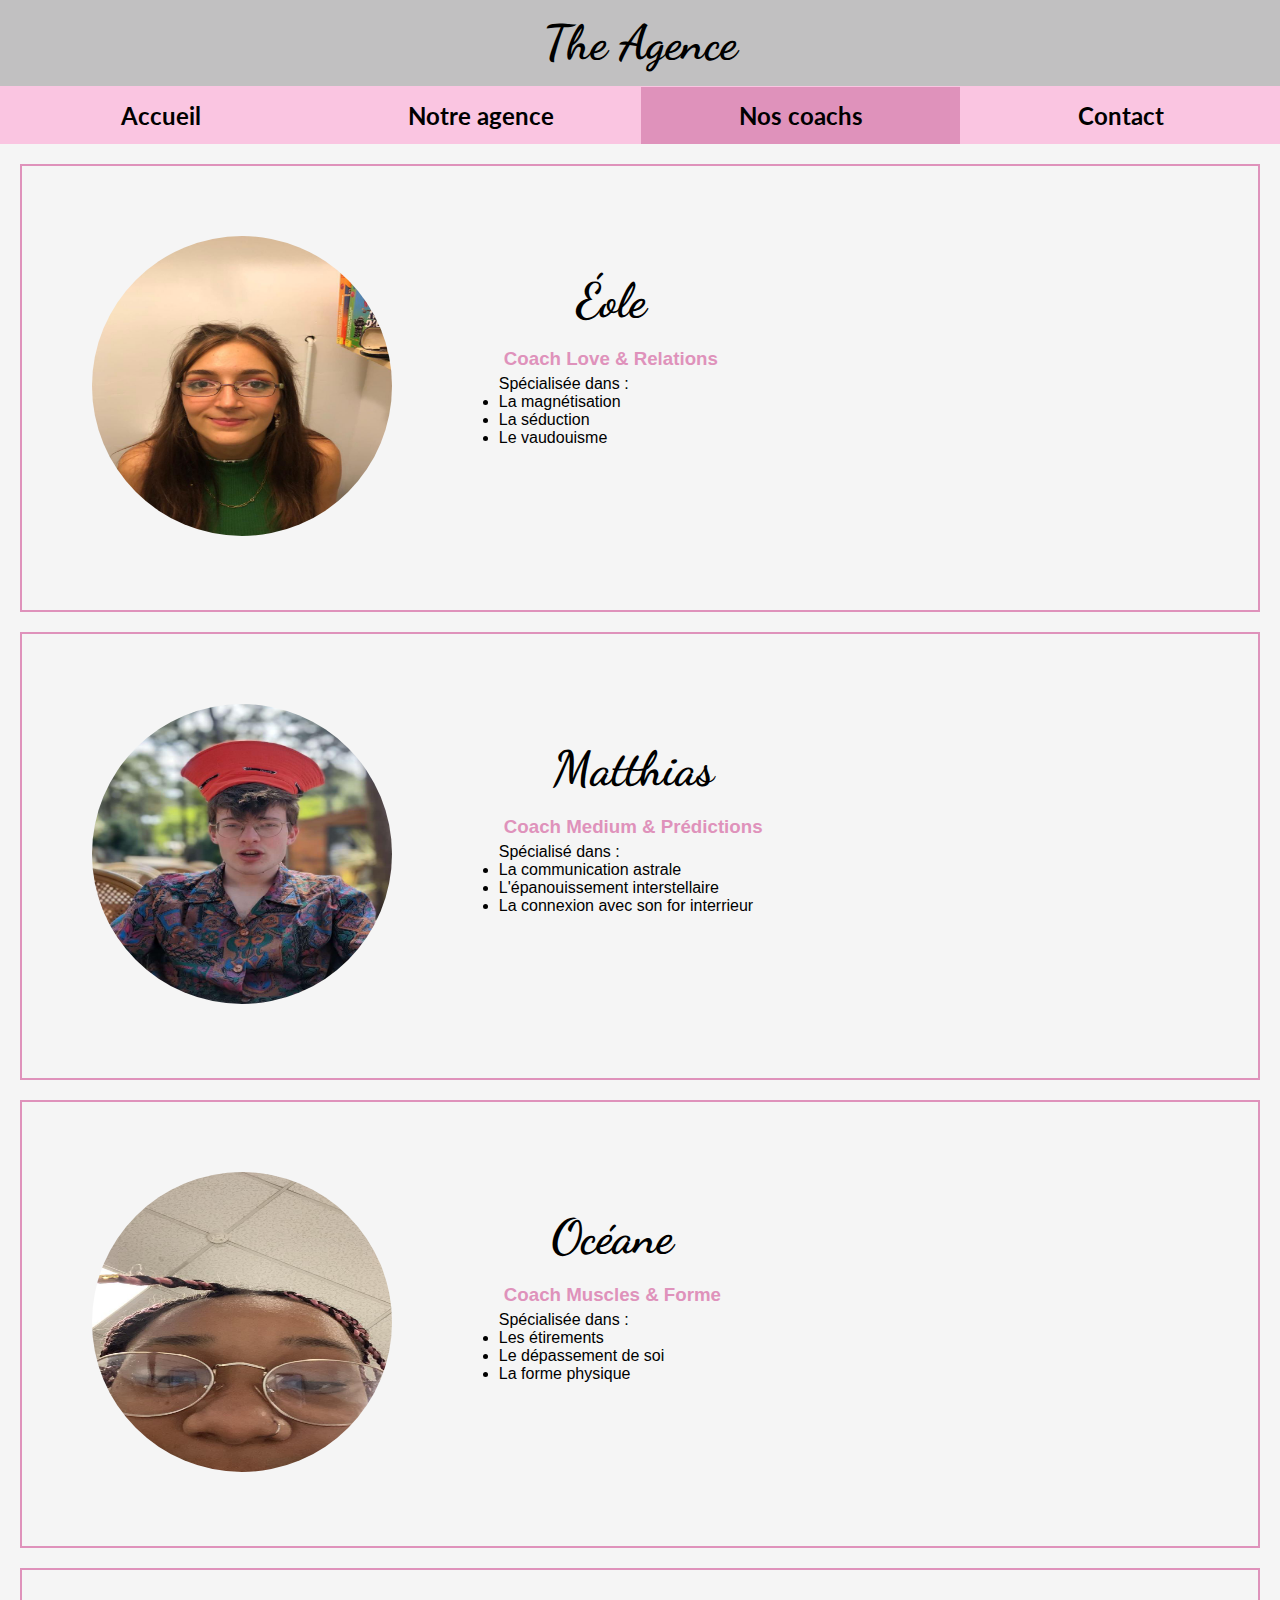
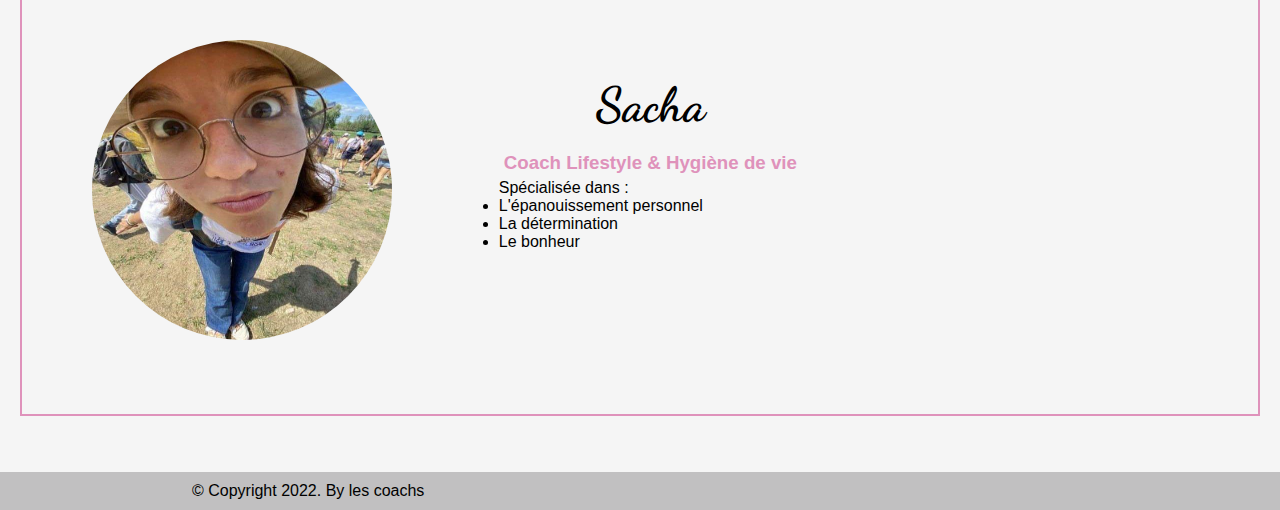
<file: lescoachs.html>
<!DOCTYPE html>
<html lang="en">
<head>
    <title> The Agence </title>
    <link rel="stylesheet" href="style.css">
    <link rel="stylesheet"
          href="https://fonts.googleapis.com/css2?family=Dancing+Script&family=Lato">
    <meta charset="UTF-8">
    <meta http-equiv="X-UA-Compatible" content="IE=edge">
    <meta name="viewport" content="width=device-width, initial-scale=1.0">
    
</head>
<body>
    <header>
        <h1>The Agence</h1>
        <nav>
            <ul class="navigationLinks">
                <li class="liste1"><a href="index.html">Accueil</a></li>
                <li class="liste1"><a href="Notreagence.html">Notre agence</a></li>
                <li class="liste2"><a href="lescoachs.html">Nos coachs</a></li>
                <li class="liste1"><a href="contact.html">Contact</a></li>
            </ul>
        </nav>
    </header>
    <main>
            <article class="coach"> 
                <a href="eole.html">
                    <div class="container">
                    
                        <img src = images/eolita.jpeg alt="Eole qui tape la pose" class="pfp">
                    
                    <div class="overlay">
                        <div class="text">Éole</div>
                    </div>
                </div>
                </a>
                <div class="presentation">
                    <h1> Éole </h1> 
                    <h3 class="typeCoach"> Coach Love & Relations </h3>
                    <p> 
                        Spécialisée dans : 
                        <ul>
                            <li>La magnétisation</li>
                            <li>La séduction</li>
                            <li>Le vaudouisme</li>
                        </ul>
                    </p>
                </div>
            </article>
            <article class="coach"> 
                <a href="matthias.html">
                    <div class="container">
                    
                        <img src = images/matthias.jpeg alt="Matthias avec un bob à l'envers" class="pfp">
                    
                    <div class="overlay">
                        <div class="text">Matthias</div>
                    </div>
                </div>
            </a>
                <div class="presentation">
                <h1> Matthias </h1> 
                <h3 class="typeCoach"> Coach Medium & Prédictions </h3>
                <p> 
                    Spécialisé dans :
                    <ul>
                        <li>La communication astrale </li>
                        <li>L'épanouissement interstellaire</li>
                        <li>La connexion avec son for interrieur</li>
                    </ul>
                </p>
                    
            </article>
            <article class="coach"> 
                <a href="oceane.html">
                    <div class="container">
                    
                        <img src = images/oce.jpeg alt="Gros plan sur Océane" class="pfp">
                    
                    <div class="overlay">
                        <div class="text">Océane</div>
                    </div>
                </div>
            </a>
                <div class="presentation">
                <h1> Océane </h1> 
                <h3 class="typeCoach"> Coach Muscles & Forme </h3>
                <p> Spécialisée dans :
                    <ul>
                        <li>Les étirements </li>
                        <li>Le dépassement de soi</li>
                        <li>La forme physique</li>
                    </ul>
                </p>
            </article>
            <article class="coach"> 
                <a href="sacha.html">
                    <div class="container">
                    
                        <img src = images/sachouille.jpeg alt="Sacha qui sourit" class="pfp">
                    
                    <div class="overlay">
                        <div class="text">Sacha</div>
                    </div>
                </div>
            </a>              
                <div class="presentation">
                <h1> Sacha </h1> 
                <h3 class="typeCoach"> Coach Lifestyle & Hygiène de vie </h3>
                <p>
                    Spécialisée dans :
                    <ul>
                        <li>L'épanouissement personnel</li>
                        <li>La détermination </li>
                        <li>Le bonheur</li>
                    </ul>
                </p>
            </article>
            <br>
            <br>

    </main>
    <footer>
        <div>
            <span style="padding-left:15%">&copy Copyright 2022. By les coachs</span>
          </div>
    </footer>
</body>
</html>
</file>
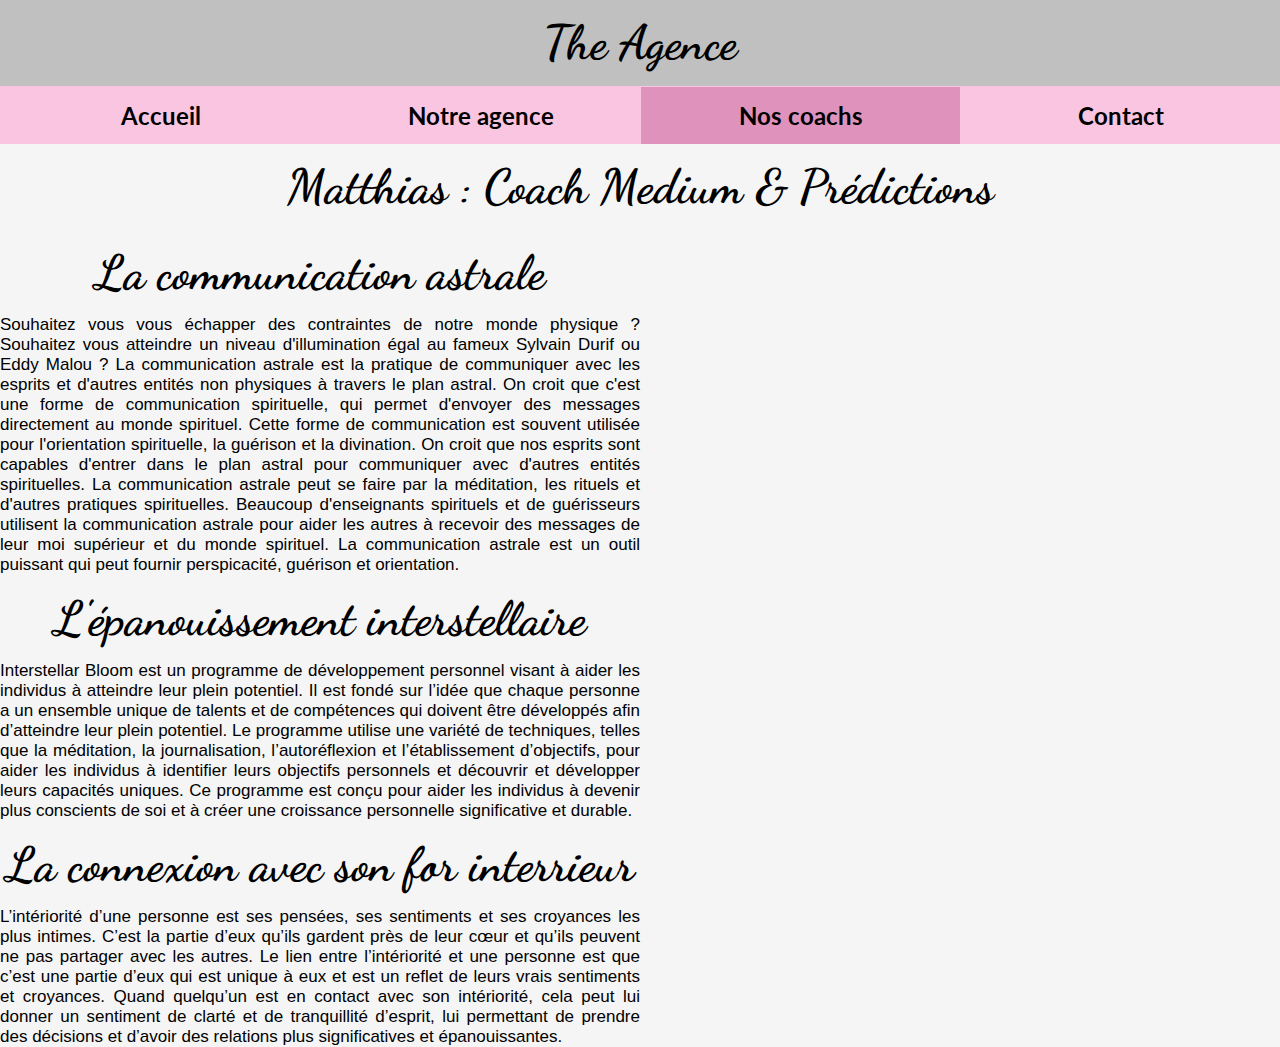
<file: matthias.html>
<!DOCTYPE html>
<html lang="en">
    <meta charset="UTF-8">
    <meta http-equiv="X-UA-Compatible" content="IE=edge">
    <meta name="viewport" content="width=device-width, initial-scale=1.0">
    <link rel="stylesheet" href="style.css">
    <link rel="stylesheet"
          href="https://fonts.googleapis.com/css2?family=Dancing+Script&family=Lato">
         <link href="https://cdn.jsdelivr.net/npm/bootstrap@5.2.3/dist/css/bootstrap.min.css" rel="stylesheet" integrity="sha384-rbsA2VBKQhggwzxH7pPCaAqO46MgnOM80zW1RWuH61DGLwZJEdK2Kadq2F9CUG65" crossorigin="anonymous">
    
          <title>Matthias</title>
</head>
<body>
    <header>
        <h1>The Agence</h1>
        <nav>
            <ul class="navigationLinks">
                <li class="liste1"><a href="index.html">Accueil</a></li>
                <li class="liste1"><a href="Notreagence.html">Notre agence</a></li>
                <li class="liste2"><a href="lescoachs.html">Nos coachs</a></li>
                <li class="liste1"><a href="contact.html">Contact</a></li>
            </ul>
        </nav>
    </header>
    <h1>Matthias : Coach Medium & Prédictions</h1>
    <div class = "container-fluid">
        <div class="container">
            <div class="row">
                
                <article class="col-md-4">
                    <h1>La communication astrale</h1>
                    <p>
                        Souhaitez vous vous échapper des contraintes de notre monde physique ? Souhaitez vous atteindre un niveau d'illumination égal au fameux Sylvain Durif ou Eddy Malou ? 
                        La communication astrale est la pratique de communiquer avec les esprits et d'autres entités non physiques à travers le plan astral. 
                        On croit que c'est une forme de communication spirituelle, qui permet d'envoyer des messages directement au monde spirituel. Cette forme de communication est souvent utilisée pour l'orientation spirituelle, la guérison et la divination. 
                        On croit que nos esprits sont capables d'entrer dans le plan astral pour communiquer avec d'autres entités spirituelles. La communication astrale peut se faire par la méditation, les rituels et d'autres pratiques spirituelles. 
                        Beaucoup d'enseignants spirituels et de guérisseurs utilisent la communication astrale pour aider les autres à recevoir des messages de leur moi supérieur et du monde spirituel. La communication astrale est un outil puissant qui peut fournir perspicacité, guérison et orientation.

                    </p>
                </article>
                <article class="col-md-4">
                    <h1>L'épanouissement interstellaire</h1>
                    <p>
                        Interstellar Bloom est un programme de développement personnel visant à aider les individus à atteindre leur plein potentiel. Il est fondé sur l’idée que chaque personne a un ensemble unique de talents et de compétences qui doivent être développés afin d’atteindre leur plein potentiel. Le programme utilise une variété de techniques, telles que la méditation, la journalisation, l’autoréflexion et l’établissement d’objectifs, pour aider les individus à identifier leurs objectifs personnels et découvrir et développer leurs capacités uniques. Ce programme est conçu pour aider les individus à devenir plus conscients de soi et à créer une croissance personnelle significative et durable.
                    </p>
                </article>
                <article class="col-md-4">
                    <h1>La connexion avec son for interrieur</h1>
                    <p>
                        L’intériorité d’une personne est ses pensées, ses sentiments et ses croyances les plus intimes. C’est la partie d’eux qu’ils gardent près de leur cœur et qu’ils peuvent ne pas partager avec les autres. Le lien entre l’intériorité et une personne est que c’est une partie d’eux qui est unique à eux et est un reflet de leurs vrais sentiments et croyances. Quand quelqu’un est en contact avec son intériorité, cela peut lui donner un sentiment de clarté et de tranquillité d’esprit, lui permettant de prendre des décisions et d’avoir des relations plus significatives et épanouissantes.

                    </p>
                </article>
            </div>
        </div>
    </div>

    <script src="https://cdn.jsdelivr.net/npm/bootstrap@5.2.3/dist/js/bootstrap.bundle.min.js" integrity="sha384-kenU1KFdBIe4zVF0s0G1M5b4hcpxyD9F7jL+jjXkk+Q2h455rYXK/7HAuoJl+0I4" crossorigin="anonymous"></script>

</body>
</html>
</file>
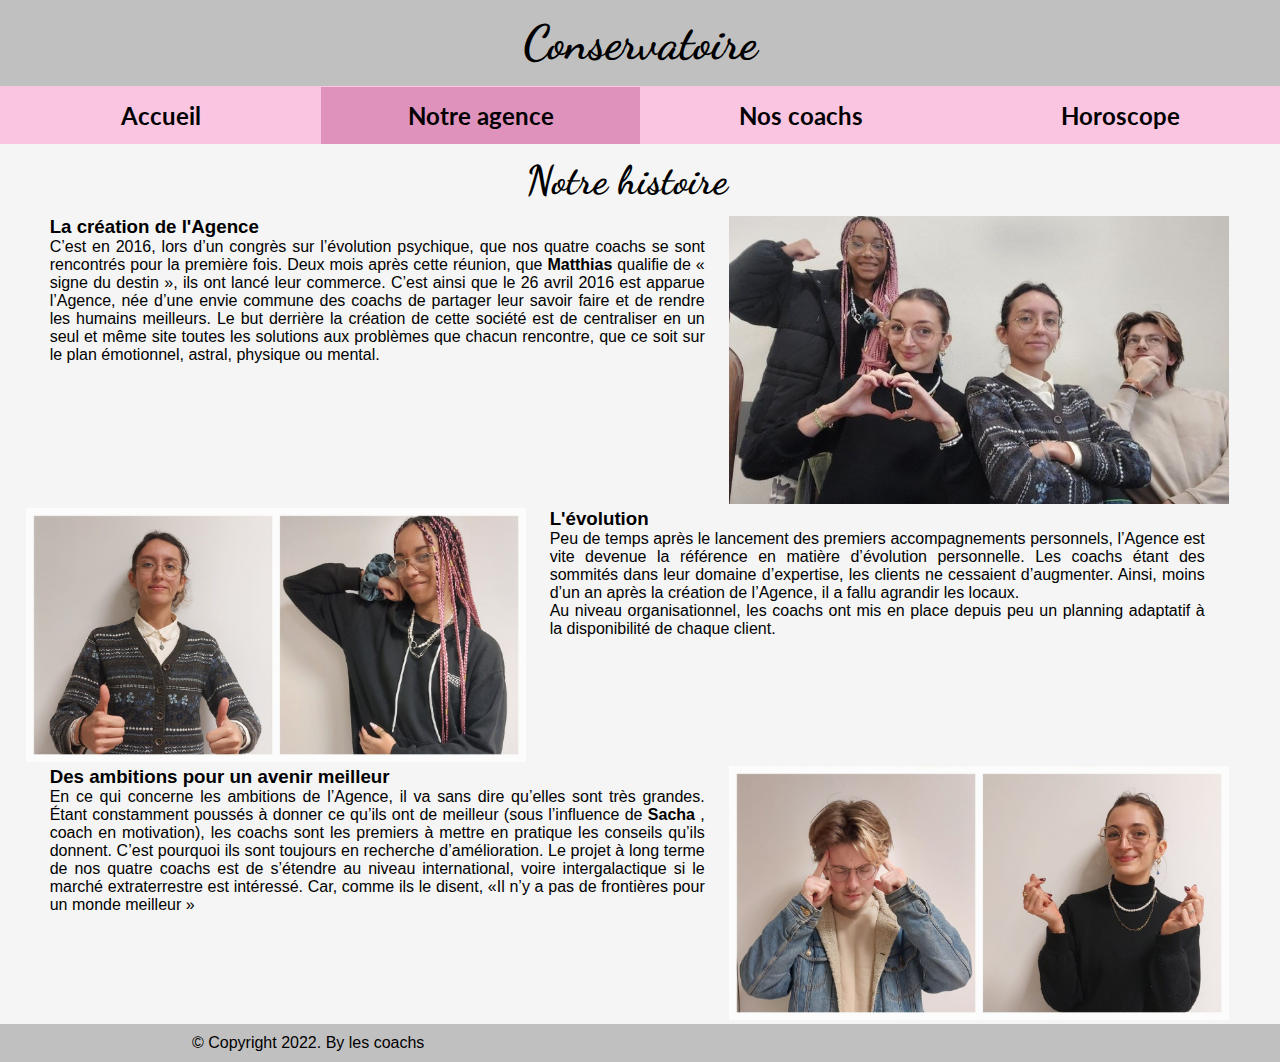
<file: Notreagence.html>
<!DOCTYPE html>
<html lang="en">
<head>
    <title> Conservatoire </title>
    <link rel="stylesheet" href="style.css">
    <link rel="stylesheet"
          href="https://fonts.googleapis.com/css2?family=Dancing+Script&family=Lato">
    <meta charset="UTF-8">
    <meta http-equiv="X-UA-Compatible" content="IE=edge">
    <meta name="viewport" content="width=device-width, initial-scale=1.0">
    
</head>
<body>
    <header>
        <h1>Conservatoire</h1>
        <nav >
            <ul class="navigationLinks">
                <li class="liste1"><a href="index.html">Accueil</a></li>
                <li class="liste2"><a href="Notreagence.html">Notre agence</a></li>
                <li class="liste1"><a href="lescoachs.html">Nos coachs</a></li>
                <li class="liste1"><a href="horoscope.html">Horoscope</a></li>
            </ul>
        </nav>
    </header>
    
    <main>
        <section class="section1">
            <h2>Notre histoire</h2>
            <article class="notrehistoire1">
                <div>
                    <h3> La création de l'Agence</h3>
                    <p>  C’est en 2016, lors d’un congrès sur l’évolution psychique, que nos quatre coachs se sont rencontrés pour la première fois. Deux mois après cette réunion, que <a href="matthias.html"> Matthias </a> qualifie de « signe du destin », ils ont lancé leur commerce. C’est ainsi que le 26 avril 2016 est apparue l’Agence, née d’une envie commune des coachs de partager leur savoir faire et de rendre les humains meilleurs. Le but derrière la création de cette société est de centraliser en un seul et même site toutes les solutions aux problèmes que chacun rencontre, que ce soit sur le plan émotionnel, astral, physique ou mental. 
                    </p>
                </div>
                <div>
                    <img src="./images/coach_n.jpg" alt="photo de nous" width=500 >
                </div>
            </article>
            <article class="notrehistoire2">
                
                <div>
                    <img src="./images/coachs21.jpeg" alt="autre photo de nous" width=500 >
                </div>
                <div>

                    <h3> L'évolution</h3>
                    <p>Peu de temps après le lancement des premiers accompagnements personnels, l’Agence est vite devenue la référence en matière d’évolution personnelle. Les coachs étant des sommités dans leur domaine d’expertise, les clients ne cessaient d’augmenter. Ainsi, moins d’un an après la création de l’Agence, il a fallu agrandir les locaux.  
                        <br>Au niveau organisationnel, les coachs ont mis en place depuis peu un planning adaptatif à la disponibilité de chaque client. 
                    </br>
                    </p>
                </div>
            <br>
            <br>        
            </article>
            <article class="notrehistoire1">
                
                <div>
                    <h3> Des ambitions pour un avenir meilleur</h3>
                    <p>En ce qui concerne les ambitions de l’Agence, il va sans dire qu’elles sont très grandes. Étant constamment poussés à donner ce qu’ils ont de meilleur (sous l’influence de<a href="sacha.html"> Sacha </a>, coach en motivation), les coachs sont les premiers à mettre en pratique les conseils qu’ils donnent. C’est pourquoi ils sont toujours en recherche d’amélioration. Le projet à long terme de nos quatre coachs est de s’étendre au niveau international, voire intergalactique si le marché extraterrestre est intéressé. Car, comme ils le disent, «Il n’y a pas de frontières pour un monde meilleur »
                    </p>
                </div>
                <div>
                    <img src="./images/coachs22.jpeg" alt="les agents" width=500 >
                </div>
            </article>
        </section>
    </main>
    <footer>
        <div>
            <span style="padding-left:15%">&copy Copyright 2022. By les coachs</span>
        </div>
    </footer>

</body>
</html>
</file>
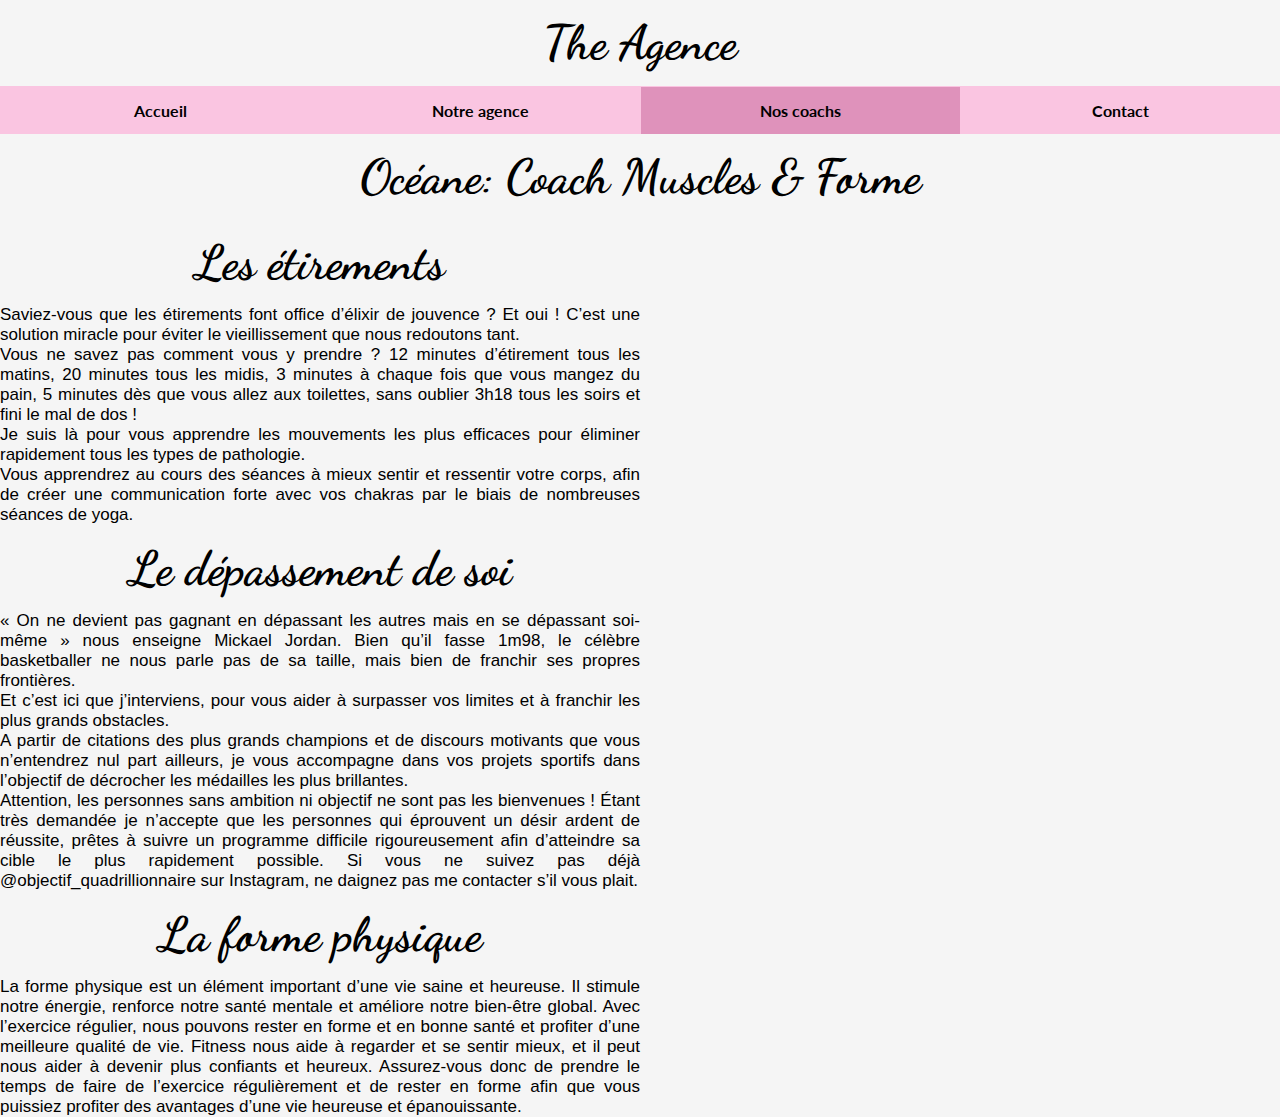
<file: oceane.html>
<!DOCTYPE html>
<html lang="en">
<head>
    <meta charset="UTF-8">
    <meta http-equiv="X-UA-Compatible" content="IE=edge">
    <meta name="viewport" content="width=device-width, initial-scale=1.0">
    <link rel="stylesheet" href="style.css">
    <link rel="stylesheet"
          href="https://fonts.googleapis.com/css2?family=Dancing+Script&family=Lato">
          <link href="https://cdn.jsdelivr.net/npm/bootstrap@5.2.3/dist/css/bootstrap.min.css" rel="stylesheet" integrity="sha384-rbsA2VBKQhggwzxH7pPCaAqO46MgnOM80zW1RWuH61DGLwZJEdK2Kadq2F9CUG65" crossorigin="anonymous">
    <title>Océane </title>
</head>
<body>
    <header></header>
        <h1>The Agence</h1>
        <nav>
            <ul class="navigationLinks">
                <li class="liste1"><a href="index.html">Accueil</a></li>
                <li class="liste1"><a href="Notreagence.html">Notre agence</a></li>
                <li class="liste2"><a href="lescoachs.html">Nos coachs</a></li>
                <li class="liste1"><a href="contact.html">Contact</a></li>
            </ul>
        </nav>
    </header>
    <h1 class="centre">Océane: Coach Muscles & Forme</h1>
    <div class = "container-fluid">
        <div class="container">
            <div class="row">
                
                <article class="col-md-4">
                    <h1>Les étirements</h1>
                    <p>
                        Saviez-vous que les étirements font office d’élixir de jouvence ? Et oui ! C’est une solution miracle pour éviter le vieillissement que nous redoutons tant. 
                        <br>
                        Vous ne savez pas comment vous y prendre ? 12 minutes d’étirement tous les matins, 20 minutes tous les midis, 3 minutes à chaque fois que vous mangez du pain, 5 minutes dès que vous allez aux toilettes, sans oublier 3h18 tous les soirs et fini le mal de dos !
                        <br>
                        Je suis là pour vous apprendre les mouvements les plus efficaces pour éliminer rapidement tous les types de pathologie.
                        <br>
                        Vous apprendrez au cours des séances à mieux sentir et ressentir votre corps, afin de créer une communication forte avec vos chakras par le biais de nombreuses séances de yoga.


                    </p>
                </article>
                <article class="col-md-4">
                    <h1>Le dépassement de soi</h1>
                    <p>
                        « On ne devient pas gagnant en dépassant les autres mais en se dépassant soi-même » nous enseigne Mickael Jordan. Bien qu’il fasse 1m98, le célèbre basketballer ne nous parle pas de sa taille, mais bien de franchir ses propres frontières.
                        <br>
                        Et c’est ici que j’interviens, pour vous aider à surpasser vos limites et à franchir les plus grands obstacles.
                        <br>            
                        A partir de citations des plus grands champions et de discours motivants que vous n’entendrez nul part ailleurs, je vous accompagne dans vos projets sportifs dans l’objectif de décrocher les médailles les plus brillantes.
                        <br>
                        Attention, les personnes sans ambition ni objectif ne sont pas les bienvenues ! Étant très demandée je n’accepte que les personnes qui éprouvent un désir ardent de réussite, prêtes à suivre un programme difficile rigoureusement afin d’atteindre sa cible le plus rapidement possible. Si vous ne suivez pas déjà @objectif_quadrillionnaire sur Instagram, ne daignez pas me contacter s’il vous plait.

                    </p>
                </article>
                <article class="col-md-4">
                    <h1>La forme physique</h1>
                    <p>
                        La forme physique est un élément important d’une vie saine et heureuse. Il stimule notre énergie, renforce notre santé mentale et améliore notre bien-être global. Avec l’exercice régulier, nous pouvons rester en forme et en bonne santé et profiter d’une meilleure qualité de vie. Fitness nous aide à regarder et se sentir mieux, et il peut nous aider à devenir plus confiants et heureux. Assurez-vous donc de prendre le temps de faire de l’exercice régulièrement et de rester en forme afin que vous puissiez profiter des avantages d’une vie heureuse et épanouissante.

                    </p>
                </article>
            </div>
        </div>
    </div>
    <script src="https://cdn.jsdelivr.net/npm/bootstrap@5.2.3/dist/js/bootstrap.bundle.min.js" integrity="sha384-kenU1KFdBIe4zVF0s0G1M5b4hcpxyD9F7jL+jjXkk+Q2h455rYXK/7HAuoJl+0I4" crossorigin="anonymous"></script> 
</body>
</html>
</file>
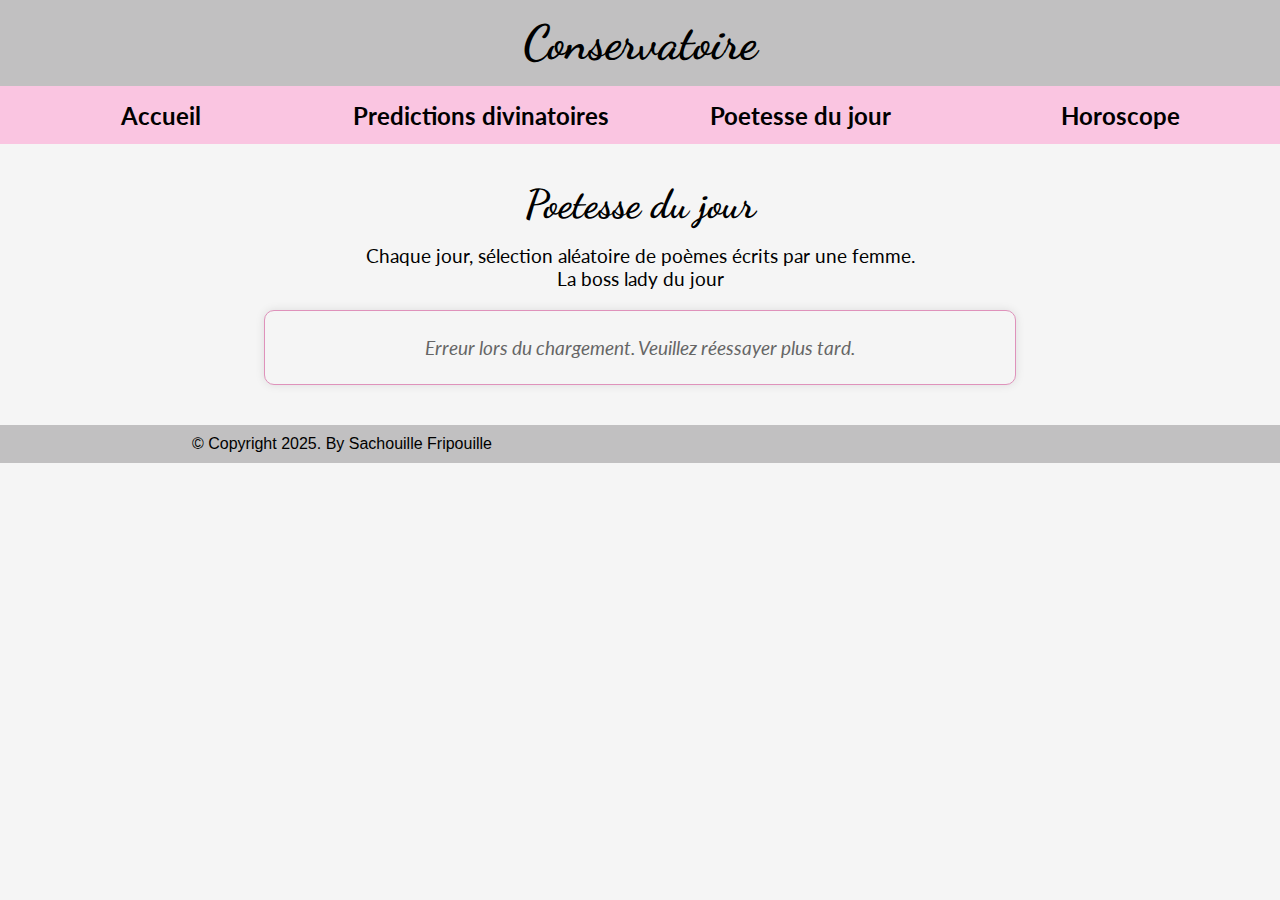
<file: poeme-du-jour.html>
<!DOCTYPE html>
<html lang="fr">
<head>
    <title>Poème du Jour - The Agence</title>
    <link rel="stylesheet" href="style.css">
    <link rel="stylesheet" href="https://fonts.googleapis.com/css2?family=Dancing+Script&family=Lato">
    <meta charset="UTF-8">
    <meta http-equiv="X-UA-Compatible" content="IE=edge">
    <meta name="viewport" content="width=device-width, initial-scale=1.0">
  
</head>
<body>
    <header>
        <h1>Conservatoire</h1>
        <nav>
            <ul class="navigationLinks">
                <li class="liste1"><a href="index.html">Accueil</a></li>
                <li class="liste1"><a href="prediction.html">Predictions divinatoires</a></li>
                <li class="liste1"><a href="poeme-du-jour.html">Poetesse du jour</a></li>
                <li class="liste1"><a href="horoscope.html">Horoscope</a></li>

            </ul>
        </nav>
    </header>

    <main>
        <section class="poem-section">
            <h2>Poetesse du jour</h2>
            <p>Chaque jour, sélection aléatoire de poèmes écrits par une femme. <br> La boss lady du jour </br></p>
            <div class="poem-container" id="poemContainer">
                <p class="loading">Recherche d'un poème ...</p>
            </div>
        </section>
    </main>

    <footer>
        <div>
            <span style="padding-left:15%">&copy; Copyright 2025. By Sachouille Fripouille</span>
        </div>
    </footer>

    <script>
        // Liste d'autrices francophones
        const autrices = [
            // Moyen Âge et Renaissance
            { name: "Marie de France", wikisource: "Marie_de_France" },
            { name: "Christine de Pizan", wikisource: "Christine_de_Pizan" },
            { name: "Louise Labé", wikisource: "Louise_Labé" },
            { name: "Marguerite de Navarre", wikisource: "Marguerite_de_Navarre" },
            { name: "Marie de Romieu", wikisource: "Marie_de_Romieu" },
            { name: "Catherine des Roches", wikisource: "Catherine_des_Roches" },
            { name: "Marie Le Jars de Gournay", wikisource: "Marie_Le_Jars_de_Gournay" },
            
            // XVIIe siècle
            { name: "Antoinette Deshoulières", wikisource: "Antoinette_Deshoulières" },
            { name: "Marie-Catherine de Villedieu", wikisource: "Marie-Catherine_de_Villedieu" },
            { name: "Madeleine de Scudéry", wikisource: "Madeleine_de_Scudéry" },
            { name: "Marie-Anne Barbier", wikisource: "Marie-Anne_Barbier" },
            { name: "Élisabeth-Sophie Chéron", wikisource: "Élisabeth-Sophie_Chéron" },
            
            // XVIIIe siècle
            { name: "Olympe de Gouges", wikisource: "Olympe_de_Gouges" },
            { name: "Constance de Salm", wikisource: "Constance_de_Salm" },
            
            // XIXe siècle
            { name: "Marceline Desbordes-Valmore", wikisource: "Marceline_Desbordes-Valmore" },
            { name: "Amable Tastu", wikisource: "Amable_Tastu" },
            { name: "Louise Ackermann", wikisource: "Louise_Ackermann" },
            { name: "Malvina Blanchecotte", wikisource: "Malvina_Blanchecotte" },
            { name: "Augusta Holmès", wikisource: "Augusta_Holmès" },
            { name: "Delphine de Girardin", wikisource: "Delphine_de_Girardin" },
            { name: "Louise Colet", wikisource: "Louise_Colet" },
            { name: "Louisa Siefert", wikisource: "Louisa_Siefert" },
            { name: "Anne Barratin", wikisource: "Anne_Barratin" },
            
            // Fin XIXe - début XXe siècle
            { name: "Marie Krysinska", wikisource: "Marie_Krysinska" },
            { name: "Anna de Noailles", wikisource: "Anna_de_Noailles" },
            { name: "Renée Vivien", wikisource: "Renée_Vivien" },
            { name: "Marie Noël", wikisource: "Marie_Noël" },
            { name: "Cécile Sauvage", wikisource: "Cécile_Sauvage" },
            { name: "Anna de Brissac", wikisource: "Anna_de_Brissac" },
            { name: "Jeanne Loiseau (Daniel Lesueur)", wikisource: "Daniel_Lesueur" },
            { name: "Lucie Delarue-Mardrus", wikisource: "Lucie_Delarue-Mardrus" },
            { name: "Rachilde", wikisource: "Rachilde" },
            { name: "Judith Gautier", wikisource: "Judith_Gautier" },
            { name: "Marie Dauguet", wikisource: "Marie_Dauguet" },
            { name: "Catherine Pozzi", wikisource: "Catherine_Pozzi" },
            { name: "Hélène Vacaresco", wikisource: "Hélène_Vacaresco" },
            { name: "Gérard d'Houville", wikisource: "Gérard_d'Houville" },
            { name: "Hélène Picard", wikisource: "Hélène_Picard" },
            
            // XXe siècle (domaine public)
            { name: "Gisèle Prassinos", wikisource: "Gisèle_Prassinos" },
            { name: "Andrée Chedid", wikisource: "Andrée_Chedid" },
            { name: "Joyce Mansour", wikisource: "Joyce_Mansour" },
            { name: "Hélène Cadou", wikisource: "Hélène_Cadou" },
            { name: "Vénus Khoury-Ghata", wikisource: "Vénus_Khoury-Ghata" },
            { name: "Valérie Rouzeau", wikisource: "Valérie_Rouzeau" },
            { name: "Sylvie Germain", wikisource: "Sylvie_Germain" }
        ];


        // Fonction pour afficher un poème écrit par une femme
        async function afficherPoemeDuJour() {
            const container = document.getElementById("poemContainer");
            container.innerHTML = '<p class="loading">Recherche d\'un poème écrit par une femme...</p>';

            try {
                // Récupérer la date du jour pour sélectionner une autrice unique
                const today = new Date();
                const dayOfYear = Math.floor((today - new Date(today.getFullYear(), 0, 0)) / (1000 * 60 * 60 * 24));

                // Sélectionner une autrice basée sur le jour de l'année
                const autriceIndex = dayOfYear % autrices.length;
                const autrice = autrices[autriceIndex];

                // Rechercher une page de poésie de cette autrice sur Wikisource
                const response = await fetch(
                    `https://fr.wikisource.org/w/api.php?action=query&format=json&origin=*&list=search&srsearch=intitle:poème+insource:${autrice.wikisource}&srnamespace=0&srlimit=10`
                );

                const data = await response.json();

                if (data.query && data.query.search && data.query.search.length > 0) {
                    // Sélectionner une page aléatoire parmi les résultats
                    const randomIndex = Math.floor(Math.random() * data.query.search.length);
                    const page = data.query.search[randomIndex];

                    // Afficher le poème avec un lien vers Wikisource
                    container.innerHTML = `
                        <h3 class="poem-title">${page.title}</h3>
                        <p class="poem-author">— ${autrice.name}</p>
                        <a href="https://fr.wikisource.org/wiki/${encodeURIComponent(page.title.replace(/ /g, "_"))}" target="_blank" class="wikisource-link">Lire sur Wikisource</a>
                        <p style="margin-top: 15px; font-size: 0.9em; color: #666;">
                            Poème sélectionné parmi les œuvres de ${autrice.name}.
                        </p>
                    `;
                } else {
                    container.innerHTML = '<p class="loading">Aucun poème trouvé pour cette autrice.</p>';
                }
            } catch (error) {
                console.error("Erreur lors de la recherche du poème :", error);
                container.innerHTML = '<p class="loading">Erreur lors du chargement. Veuillez réessayer plus tard.</p>';
            }
        }

        // Afficher le poème du jour au chargement de la page
        window.onload = afficherPoemeDuJour;
    </script>
</body>
</html>
</file>
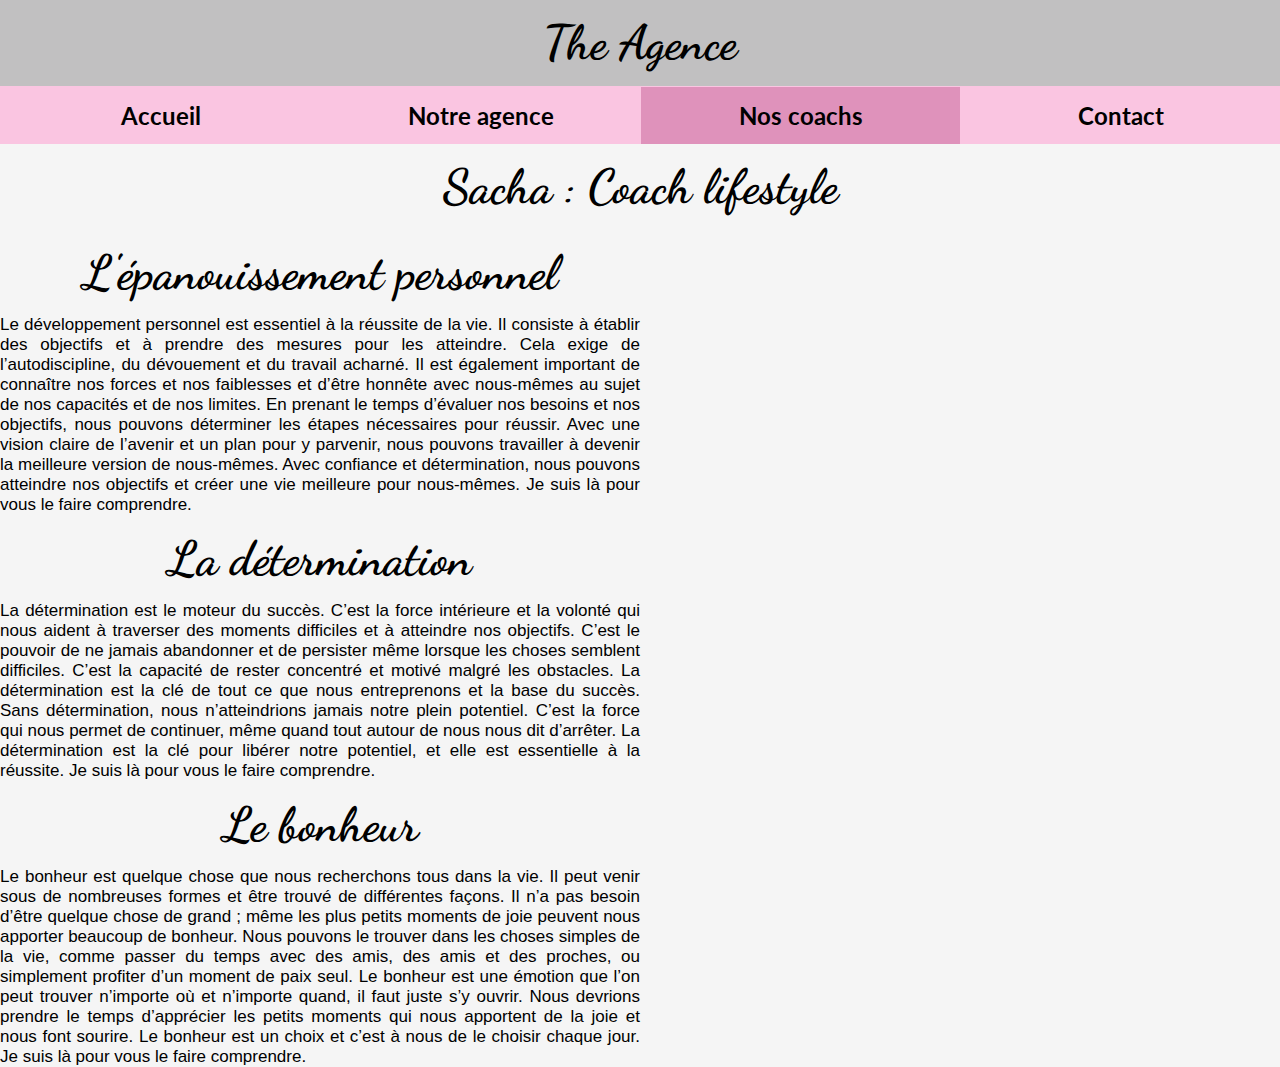
<file: poemes.html>
<!DOCTYPE html>
<html lang="en">
<head>
    <meta charset="UTF-8">
    <meta http-equiv="X-UA-Compatible" content="IE=edge">
    <meta name="viewport" content="width=device-width, initial-scale=1.0">
    <link rel="stylesheet" href="style.css">
    <link rel="stylesheet"
          href="https://fonts.googleapis.com/css2?family=Dancing+Script&family=Lato">
          <link href="https://cdn.jsdelivr.net/npm/bootstrap@5.2.3/dist/css/bootstrap.min.css" rel="stylesheet" integrity="sha384-rbsA2VBKQhggwzxH7pPCaAqO46MgnOM80zW1RWuH61DGLwZJEdK2Kadq2F9CUG65" crossorigin="anonymous">
    <title>Sacha</title>
</head>
<body>
    <header>
        <h1>The Agence</h1>
        <nav>
            <ul class="navigationLinks">
                <li class="liste1"><a href="index.html">Accueil</a></li>
                <li class="liste1"><a href="Notreagence.html">Notre agence</a></li>
                <li class="liste2"><a href="lescoachs.html">Nos coachs</a></li>
                <li class="liste1"><a href="contact.html">Contact</a></li>
            </ul>
        </nav>
    </header>
    <h1>Sacha : Coach lifestyle</h1>
    <div class = "container-fluid">
        <div class="container">
            <div class="row">
                
                <article class="col-md-4">
                    <h1>L'épanouissement personnel</h1>
                    <p>
                       Le développement personnel est essentiel à la réussite de la vie. Il consiste à établir des objectifs et à prendre des mesures pour les atteindre. Cela exige de l’autodiscipline, du dévouement et du travail acharné. Il est également important de connaître nos forces et nos faiblesses et d’être honnête avec nous-mêmes au sujet de nos capacités et de nos limites. En prenant le temps d’évaluer nos besoins et nos objectifs, nous pouvons déterminer les étapes nécessaires pour réussir. Avec une vision claire de l’avenir et un plan pour y parvenir, nous pouvons travailler à devenir la meilleure version de nous-mêmes. Avec confiance et détermination, nous pouvons atteindre nos objectifs et créer une vie meilleure pour nous-mêmes. Je suis là pour vous le faire comprendre.


                    </p>
                </article>
                <article class="col-md-4">
                    <h1>La détermination</h1>
                    <p>
                         La détermination est le moteur du succès. C’est la force intérieure et la volonté qui nous aident à traverser des moments difficiles et à atteindre nos objectifs. C’est le pouvoir de ne jamais abandonner et de persister même lorsque les choses semblent difficiles. C’est la capacité de rester concentré et motivé malgré les obstacles. La détermination est la clé de tout ce que nous entreprenons et la base du succès. Sans détermination, nous n’atteindrions jamais notre plein potentiel. C’est la force qui nous permet de continuer, même quand tout autour de nous nous dit d’arrêter. La détermination est la clé pour libérer notre potentiel, et elle est essentielle à la réussite. Je suis là pour vous le faire comprendre.
                    </p>
                </article>
                <article class="col-md-4">
                    <h1>Le bonheur</h1>
                    <p>
                        Le bonheur est quelque chose que nous recherchons tous dans la vie. Il peut venir sous de nombreuses formes et être trouvé de différentes façons. Il n’a pas besoin d’être quelque chose de grand ; même les plus petits moments de joie peuvent nous apporter beaucoup de bonheur. Nous pouvons le trouver dans les choses simples de la vie, comme passer du temps avec des amis, des amis et des proches, ou simplement profiter d’un moment de paix seul. Le bonheur est une émotion que l’on peut trouver n’importe où et n’importe quand, il faut juste s’y ouvrir. Nous devrions prendre le temps d’apprécier les petits moments qui nous apportent de la joie et nous font sourire. Le bonheur est un choix et c’est à nous de le choisir chaque jour. Je suis là pour vous le faire comprendre.

                    </p>
                </article>
            </div>
        </div>
    </div>

    <script src="https://cdn.jsdelivr.net/npm/bootstrap@5.2.3/dist/js/bootstrap.bundle.min.js" integrity="sha384-kenU1KFdBIe4zVF0s0G1M5b4hcpxyD9F7jL+jjXkk+Q2h455rYXK/7HAuoJl+0I4" crossorigin="anonymous"></script>
</body>
</html>
</file>
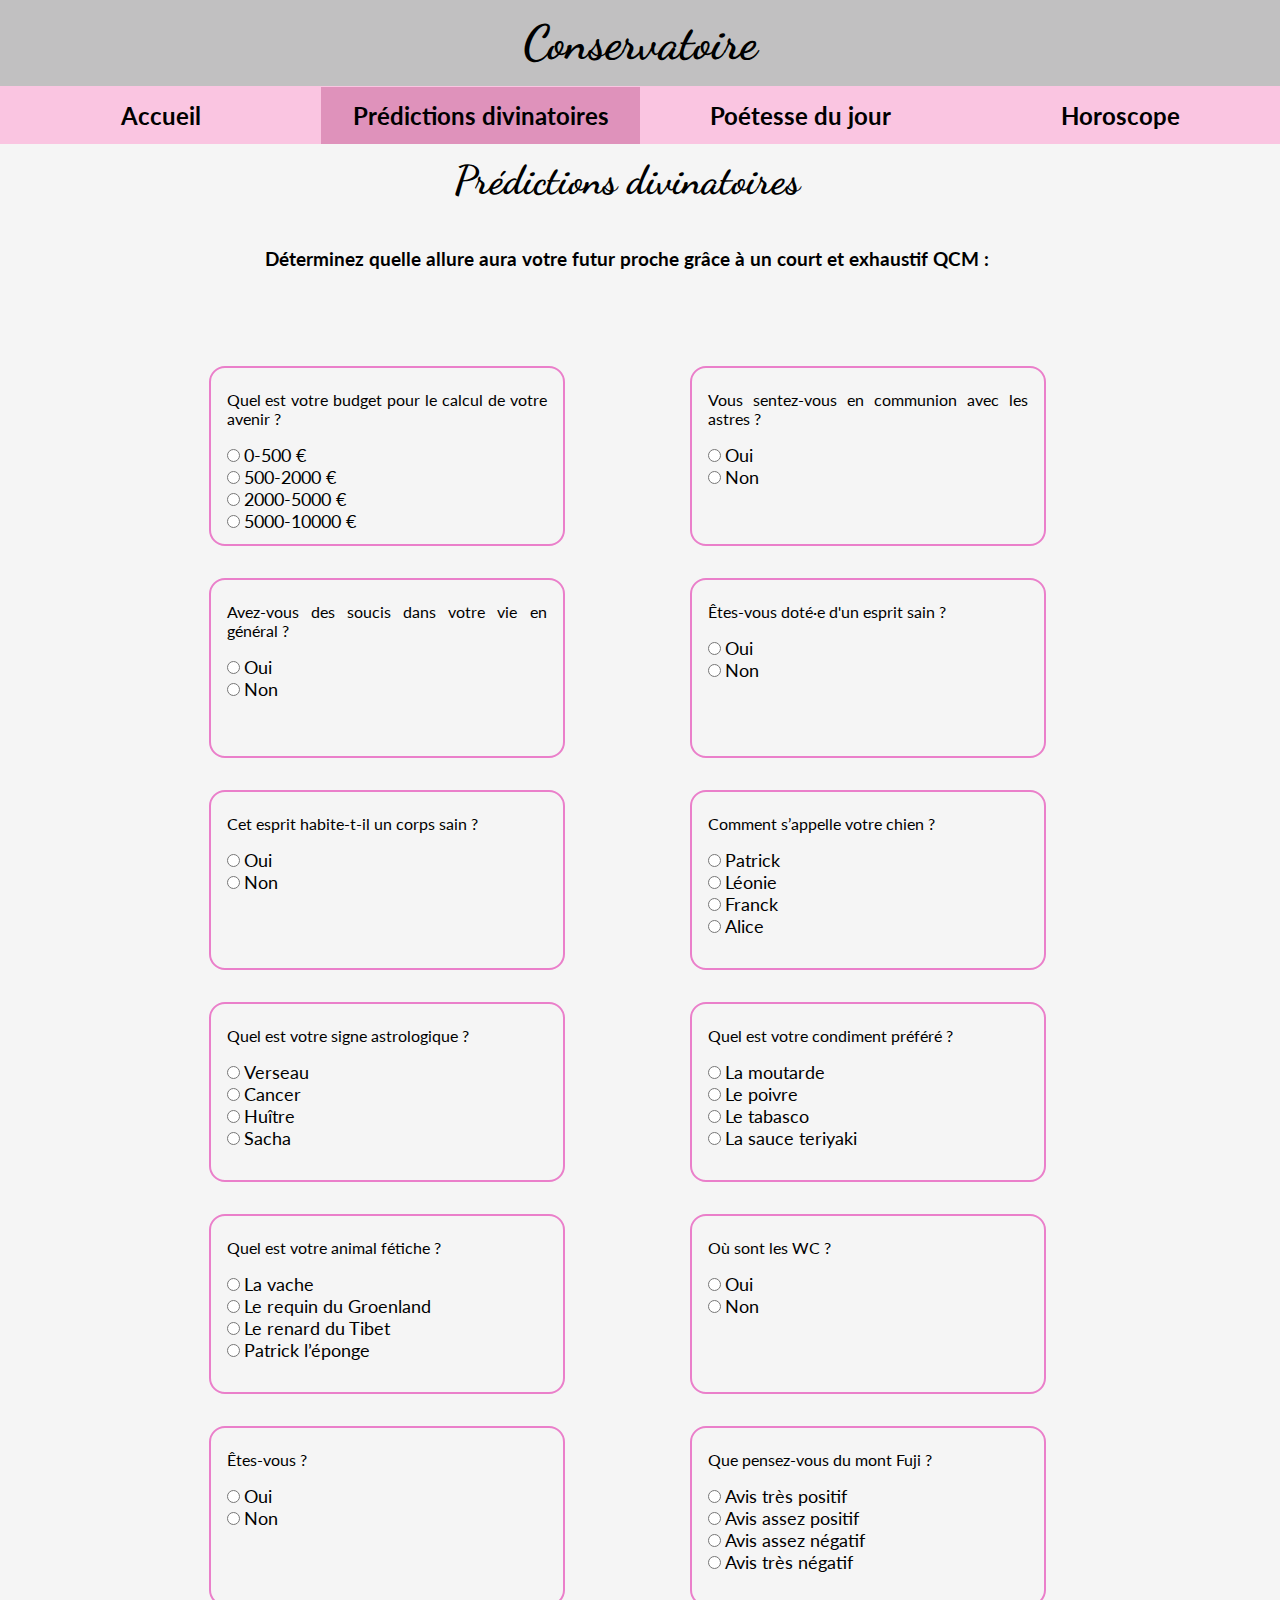
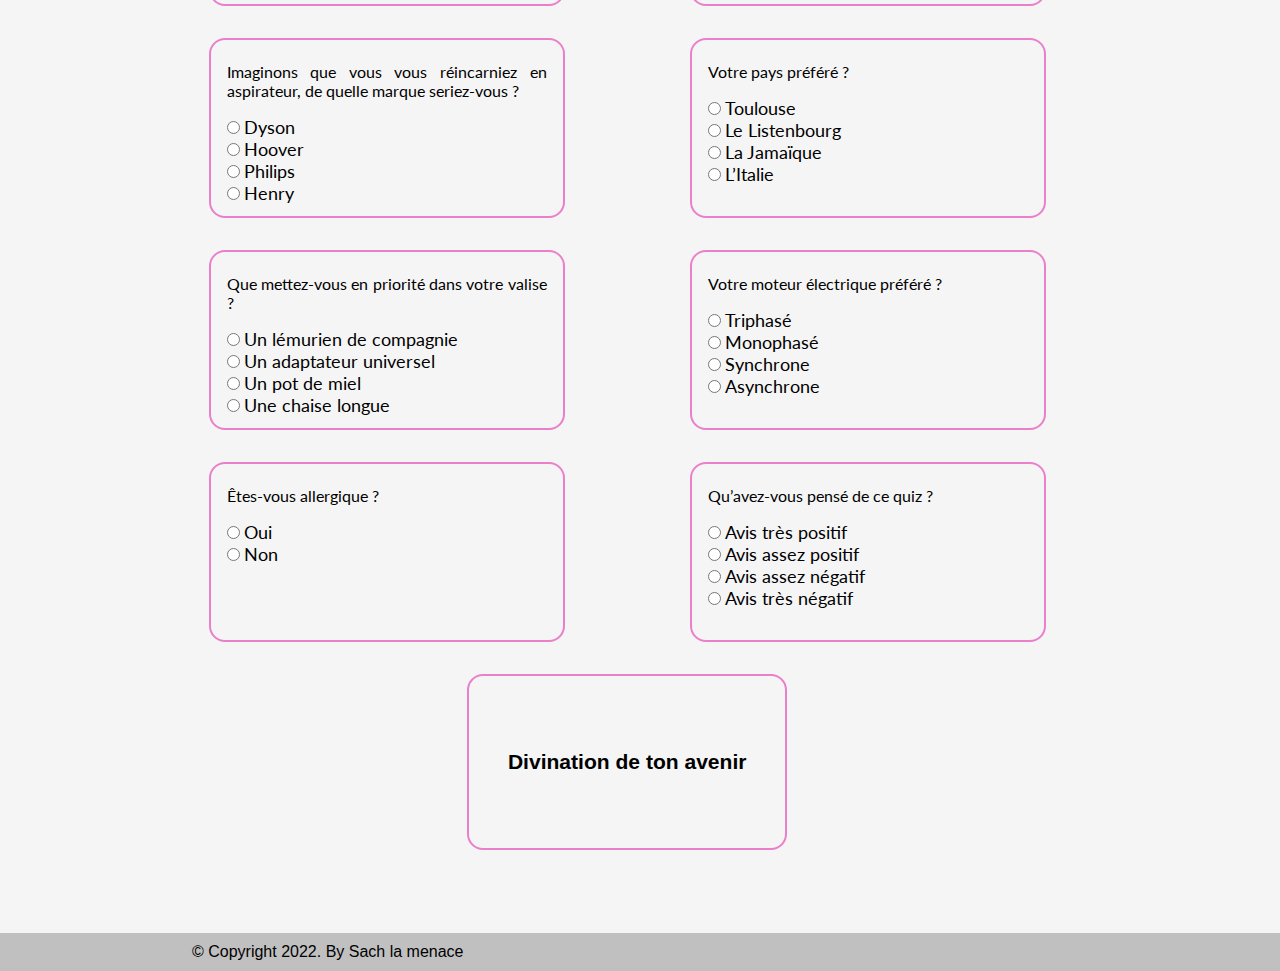
<file: prediction.html>
<!DOCTYPE html>
<html lang="fr">
<head>
    <title>Conservatoire</title>
    <link rel="stylesheet" href="style.css">
    <link rel="stylesheet" href="https://fonts.googleapis.com/css2?family=Dancing+Script&family=Lato">
    <meta charset="UTF-8">
    <meta http-equiv="X-UA-Compatible" content="IE=edge">
    <meta name="viewport" content="width=device-width, initial-scale=1.0">
</head>
<body>
    <header>
        <h1>Conservatoire</h1>
        <nav>
            <ul class="navigationLinks">
                <li class="liste1"><a href="index.html">Accueil</a></li>
                <li class="liste2"><a href="prediction.html">Prédictions divinatoires</a></li>
                <li class="liste1"><a href="poeme-du-jour.html">Poétesse du jour</a></li>
                <li class="liste1"><a href="horoscope.html">Horoscope</a></li>
            </ul>
        </nav>
    </header>

    <main>
        <section class="section1">
            <h2>Prédictions divinatoires</h2>
            <article class="articleCentered">
                <h3>Déterminez quelle allure aura votre futur proche grâce à un court et exhaustif QCM :</h3>
            </article>
            <article class="qcm">
                <div class="questionContainer">
                    <br>
                    <p class="question">Quel est votre budget pour le calcul de votre avenir ?</p>
                    <div>
                        <input type="radio" id="pauvre" name="q1" value="0">
                        <label>0-500 €</label>
                    </div>
                    <div>
                        <input type="radio" name="q1" value="2">
                        <label>500-2000 €</label>
                    </div>
                    <div>
                        <input type="radio" name="q1" value="1">
                        <label>2000-5000 €</label>
                    </div>
                    <div>
                        <input type="radio" name="q1" value="3">
                        <label>5000-10000 €</label>
                    </div>
                </div>

                <div class="questionContainer">
                    <br>
                    <p class="question">Vous sentez-vous en communion avec les astres ?</p>
                    <div>
                        <input type="radio" name="q2" value="4">
                        <label>Oui</label>
                    </div>
                    <div>
                        <input type="radio" name="q2" value="1">
                        <label>Non</label>
                    </div>
                </div>

                <div class="questionContainer">
                    <br>
                    <p class="question">Avez-vous des soucis dans votre vie en général ?</p>
                    <div>
                        <input type="radio" name="q3" value="0">
                        <label>Oui</label>
                    </div>
                    <div>
                        <input type="radio" name="q3" value="4">
                        <label>Non</label>
                    </div>
                </div>

                <div class="questionContainer">
                    <br>
                    <p class="question">Êtes-vous doté·e d'un esprit sain ?</p>
                    <div>
                        <input type="radio" name="q4" value="4">
                        <label>Oui</label>
                    </div>
                    <div>
                        <input type="radio" name="q4" value="3">
                        <label>Non</label>
                    </div>
                </div>

                <div class="questionContainer">
                    <br>
                    <p class="question">Cet esprit habite-t-il un corps sain ?</p>
                    <div>
                        <input type="radio" name="q5" value="4">
                        <label>Oui</label>
                    </div>
                    <div>
                        <input type="radio" name="q5" value="2">
                        <label>Non</label>
                    </div>
                </div>

                <div class="questionContainer">
                    <br>
                    <p class="question">Comment s’appelle votre chien ?</p>
                    <div>
                        <input type="radio" name="q6" value="1">
                        <label>Patrick</label>
                    </div>
                    <div>
                        <input type="radio" name="q6" value="0">
                        <label>Léonie</label>
                    </div>
                    <div>
                        <input type="radio" name="q6" value="3">
                        <label>Franck</label>
                    </div>
                    <div>
                        <input type="radio" name="q6" value="2">
                        <label>Alice</label>
                    </div>
                </div>

                <div class="questionContainer">
                    <br>
                    <p class="question">Quel est votre signe astrologique ?</p>
                    <div>
                        <input type="radio" name="q7" value="0">
                        <label>Verseau</label>
                    </div>
                    <div>
                        <input type="radio" name="q7" value="1">
                        <label>Cancer</label>
                    </div>
                    <div>
                        <input type="radio" name="q7" value="2">
                        <label>Huître</label>
                    </div>
                    <div>
                        <input type="radio" name="q7" value="3">
                        <label>Sacha</label>
                    </div>
                </div>

                <div class="questionContainer">
                    <br>
                    <p class="question">Quel est votre condiment préféré ?</p>
                    <div>
                        <input type="radio" name="q8" value="0">
                        <label>La moutarde</label>
                    </div>
                    <div>
                        <input type="radio" name="q8" value="1">
                        <label>Le poivre</label>
                    </div>
                    <div>
                        <input type="radio" name="q8" value="2">
                        <label>Le tabasco</label>
                    </div>
                    <div>
                        <input type="radio" name="q8" value="3">
                        <label>La sauce teriyaki</label>
                    </div>
                </div>

                <div class="questionContainer">
                    <br>
                    <p class="question">Quel est votre animal fétiche ?</p>
                    <div>
                        <input type="radio" name="q9" value="0">
                        <label>La vache</label>
                    </div>
                    <div>
                        <input type="radio" name="q9" value="2">
                        <label>Le requin du Groenland</label>
                    </div>
                    <div>
                        <input type="radio" name="q9" value="1">
                        <label>Le renard du Tibet</label>
                    </div>
                    <div>
                        <input type="radio" name="q9" value="3">
                        <label>Patrick l’éponge</label>
                    </div>
                </div>

                <div class="questionContainer">
                    <br>
                    <p class="question">Où sont les WC ?</p>
                    <div>
                        <input type="radio" name="q11" value="2">
                        <label>Oui</label>
                    </div>
                    <div>
                        <input type="radio" name="q11" value="3">
                        <label>Non</label>
                    </div>
                </div>

                <div class="questionContainer">
                    <br>
                    <p class="question">Êtes-vous ?</p>
                    <div>
                        <input type="radio" name="q12" value="2">
                        <label>Oui</label>
                    </div>
                    <div>
                        <input type="radio" name="q12" value="1">
                        <label>Non</label>
                    </div>
                </div>

                <div class="questionContainer">
                    <br>
                    <p class="question">Que pensez-vous du mont Fuji ?</p>
                    <div>
                        <input type="radio" name="q13" value="3">
                        <label>Avis très positif</label>
                    </div>
                    <div>
                        <input type="radio" name="q13" value="2">
                        <label>Avis assez positif</label>
                    </div>
                    <div>
                        <input type="radio" name="q13" value="0">
                        <label>Avis assez négatif</label>
                    </div>
                    <div>
                        <input type="radio" name="q13" value="1">
                        <label>Avis très négatif</label>
                    </div>
                </div>

                <div class="questionContainer">
                    <br>
                    <p class="question">Imaginons que vous vous réincarniez en aspirateur, de quelle marque seriez-vous ?</p>
                    <div>
                        <input type="radio" name="q14" value="2">
                        <label>Dyson</label>
                    </div>
                    <div>
                        <input type="radio" name="q14" value="3">
                        <label>Hoover</label>
                    </div>
                    <div>
                        <input type="radio" name="q14" value="0">
                        <label>Philips</label>
                    </div>
                    <div>
                        <input type="radio" name="q14" value="1">
                        <label>Henry</label>
                    </div>
                </div>

                <div class="questionContainer">
                    <br>
                    <p class="question">Votre pays préféré ?</p>
                    <div>
                        <input type="radio" name="q15" value="3">
                        <label>Toulouse</label>
                    </div>
                    <div>
                        <input type="radio" name="q15" value="2">
                        <label>Le Listenbourg</label>
                    </div>
                    <div>
                        <input type="radio" name="q15" value="1">
                        <label>La Jamaïque</label>
                    </div>
                    <div>
                        <input type="radio" name="q15" value="0">
                        <label>L’Italie</label>
                    </div>
                </div>

                <div class="questionContainer">
                    <br>
                    <p class="question">Que mettez-vous en priorité dans votre valise ?</p>
                    <div>
                        <input type="radio" name="q16" value="1">
                        <label>Un lémurien de compagnie</label>
                    </div>
                    <div>
                        <input type="radio" name="q16" value="3">
                        <label>Un adaptateur universel</label>
                    </div>
                    <div>
                        <input type="radio" name="q16" value="2">
                        <label>Un pot de miel</label>
                    </div>
                    <div>
                        <input type="radio" name="q16" value="0">
                        <label>Une chaise longue</label>
                    </div>
                </div>

                <div class="questionContainer">
                    <br>
                    <p class="question">Votre moteur électrique préféré ?</p>
                    <div>
                        <input type="radio" name="q17" value="1">
                        <label>Triphasé</label>
                    </div>
                    <div>
                        <input type="radio" name="q17" value="3">
                        <label>Monophasé</label>
                    </div>
                    <div>
                        <input type="radio" name="q17" value="2">
                        <label>Synchrone</label>
                    </div>
                    <div>
                        <input type="radio" name="q17" value="0">
                        <label>Asynchrone</label>
                    </div>
                </div>

                <div class="questionContainer">
                    <br>
                    <p class="question">Êtes-vous allergique ?</p>
                    <div>
                        <input type="radio" name="q18" value="1">
                        <label>Oui</label>
                    </div>
                    <div>
                        <input type="radio" name="q18" value="0">
                        <label>Non</label>
                    </div>
                </div>

                <div class="questionContainer">
                    <br>
                    <p class="question">Qu’avez-vous pensé de ce quiz ?</p>
                    <div>
                        <input type="radio" name="q19" value="3">
                        <label>Avis très positif</label>
                    </div>
                    <div>
                        <input type="radio" name="q19" value="2">
                        <label>Avis assez positif</label>
                    </div>
                    <div>
                        <input type="radio" name="q19" value="0">
                        <label>Avis assez négatif</label>
                    </div>
                    <div>
                        <input type="radio" id="malandrin" name="q19" value="1">
                        <label>Avis très négatif</label>
                    </div>
                </div>

                <button id="calc" class="questionContainer">
                    <h3>Divination de ton avenir</h3>
                </button>
            </article>
            <article class="articleCentered">
                <br>
                <output id="out"></output>
            </article>
        </section>
    </main>
    <footer>
        <div>
            <span style="padding-left:15%">&copy; Copyright 2022. By Sach la menace</span>
        </div>
    </footer>
</body>
</html>
</file>
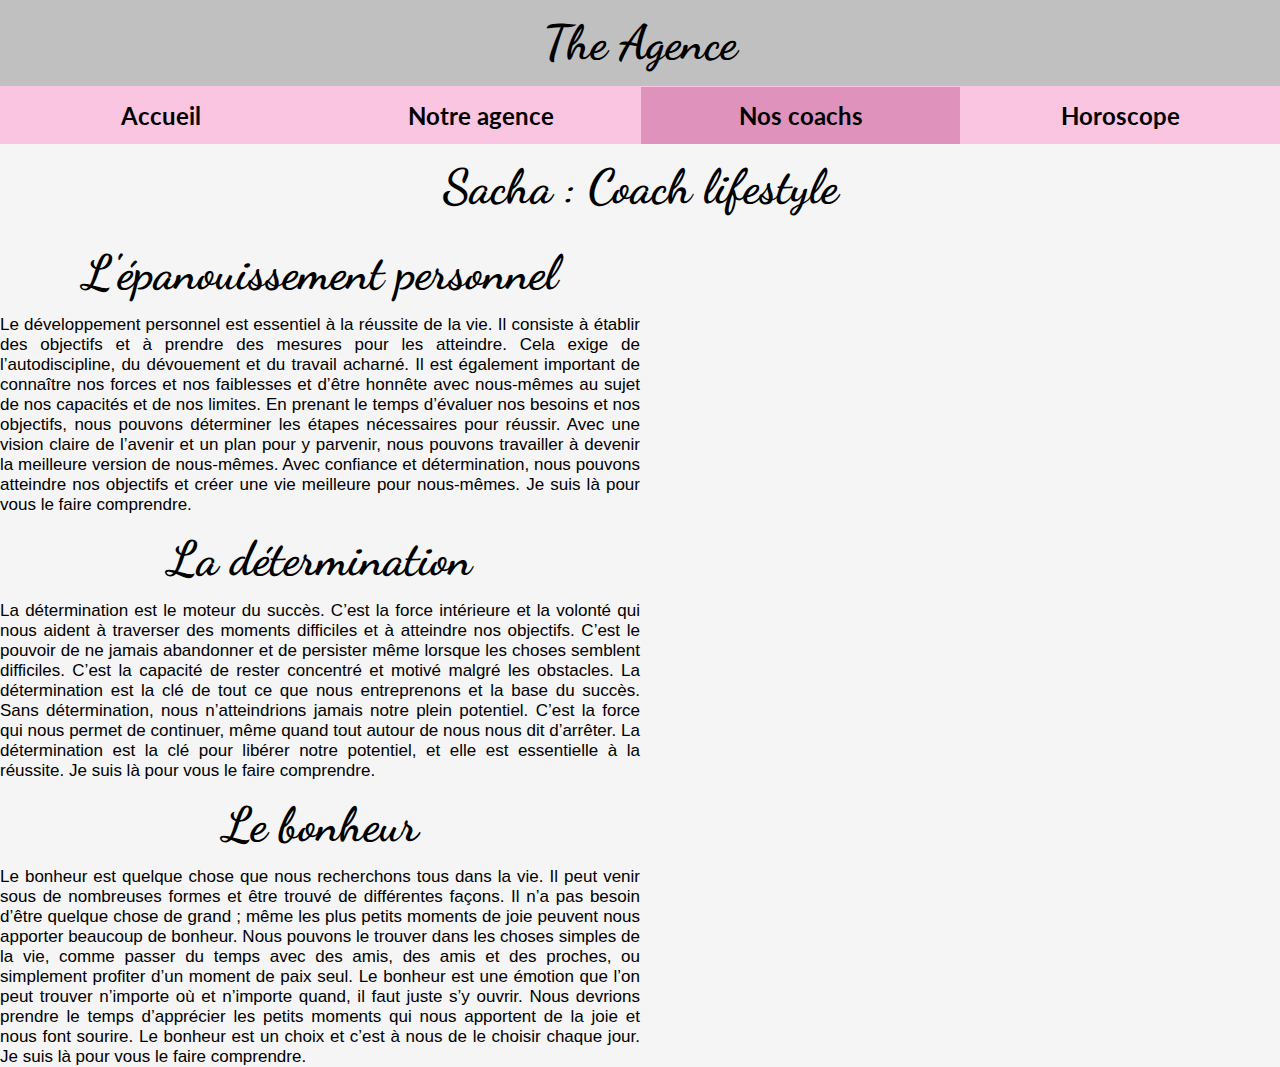
<file: sacha.html>
<!DOCTYPE html>
<html lang="en">
<head>
    <meta charset="UTF-8">
    <meta http-equiv="X-UA-Compatible" content="IE=edge">
    <meta name="viewport" content="width=device-width, initial-scale=1.0">
    <link rel="stylesheet" href="style.css">
    <link rel="stylesheet"
          href="https://fonts.googleapis.com/css2?family=Dancing+Script&family=Lato">
          <link href="https://cdn.jsdelivr.net/npm/bootstrap@5.2.3/dist/css/bootstrap.min.css" rel="stylesheet" integrity="sha384-rbsA2VBKQhggwzxH7pPCaAqO46MgnOM80zW1RWuH61DGLwZJEdK2Kadq2F9CUG65" crossorigin="anonymous">
    <title>Sacha</title>
</head>
<body>
    <header>
        <h1>The Agence</h1>
        <nav>
            <ul class="navigationLinks">
                <li class="liste1"><a href="index.html">Accueil</a></li>
                <li class="liste1"><a href="Notreagence.html">Notre agence</a></li>
                <li class="liste2"><a href="lescoachs.html">Nos coachs</a></li>
                <li class="liste1"><a href="horoscope.html">Horoscope</a></li>
            </ul>
        </nav>
    </header>
    <h1>Sacha : Coach lifestyle</h1>
    <div class = "container-fluid">
        <div class="container">
            <div class="row">
                
                <article class="col-md-4">
                    <h1>L'épanouissement personnel</h1>
                    <p>
                       Le développement personnel est essentiel à la réussite de la vie. Il consiste à établir des objectifs et à prendre des mesures pour les atteindre. Cela exige de l’autodiscipline, du dévouement et du travail acharné. Il est également important de connaître nos forces et nos faiblesses et d’être honnête avec nous-mêmes au sujet de nos capacités et de nos limites. En prenant le temps d’évaluer nos besoins et nos objectifs, nous pouvons déterminer les étapes nécessaires pour réussir. Avec une vision claire de l’avenir et un plan pour y parvenir, nous pouvons travailler à devenir la meilleure version de nous-mêmes. Avec confiance et détermination, nous pouvons atteindre nos objectifs et créer une vie meilleure pour nous-mêmes. Je suis là pour vous le faire comprendre.


                    </p>
                </article>
                <article class="col-md-4">
                    <h1>La détermination</h1>
                    <p>
                         La détermination est le moteur du succès. C’est la force intérieure et la volonté qui nous aident à traverser des moments difficiles et à atteindre nos objectifs. C’est le pouvoir de ne jamais abandonner et de persister même lorsque les choses semblent difficiles. C’est la capacité de rester concentré et motivé malgré les obstacles. La détermination est la clé de tout ce que nous entreprenons et la base du succès. Sans détermination, nous n’atteindrions jamais notre plein potentiel. C’est la force qui nous permet de continuer, même quand tout autour de nous nous dit d’arrêter. La détermination est la clé pour libérer notre potentiel, et elle est essentielle à la réussite. Je suis là pour vous le faire comprendre.
                    </p>
                </article>
                <article class="col-md-4">
                    <h1>Le bonheur</h1>
                    <p>
                        Le bonheur est quelque chose que nous recherchons tous dans la vie. Il peut venir sous de nombreuses formes et être trouvé de différentes façons. Il n’a pas besoin d’être quelque chose de grand ; même les plus petits moments de joie peuvent nous apporter beaucoup de bonheur. Nous pouvons le trouver dans les choses simples de la vie, comme passer du temps avec des amis, des amis et des proches, ou simplement profiter d’un moment de paix seul. Le bonheur est une émotion que l’on peut trouver n’importe où et n’importe quand, il faut juste s’y ouvrir. Nous devrions prendre le temps d’apprécier les petits moments qui nous apportent de la joie et nous font sourire. Le bonheur est un choix et c’est à nous de le choisir chaque jour. Je suis là pour vous le faire comprendre.

                    </p>
                </article>
            </div>
        </div>
    </div>

    <script src="https://cdn.jsdelivr.net/npm/bootstrap@5.2.3/dist/js/bootstrap.bundle.min.js" integrity="sha384-kenU1KFdBIe4zVF0s0G1M5b4hcpxyD9F7jL+jjXkk+Q2h455rYXK/7HAuoJl+0I4" crossorigin="anonymous"></script>
</body>
</html>
</file>
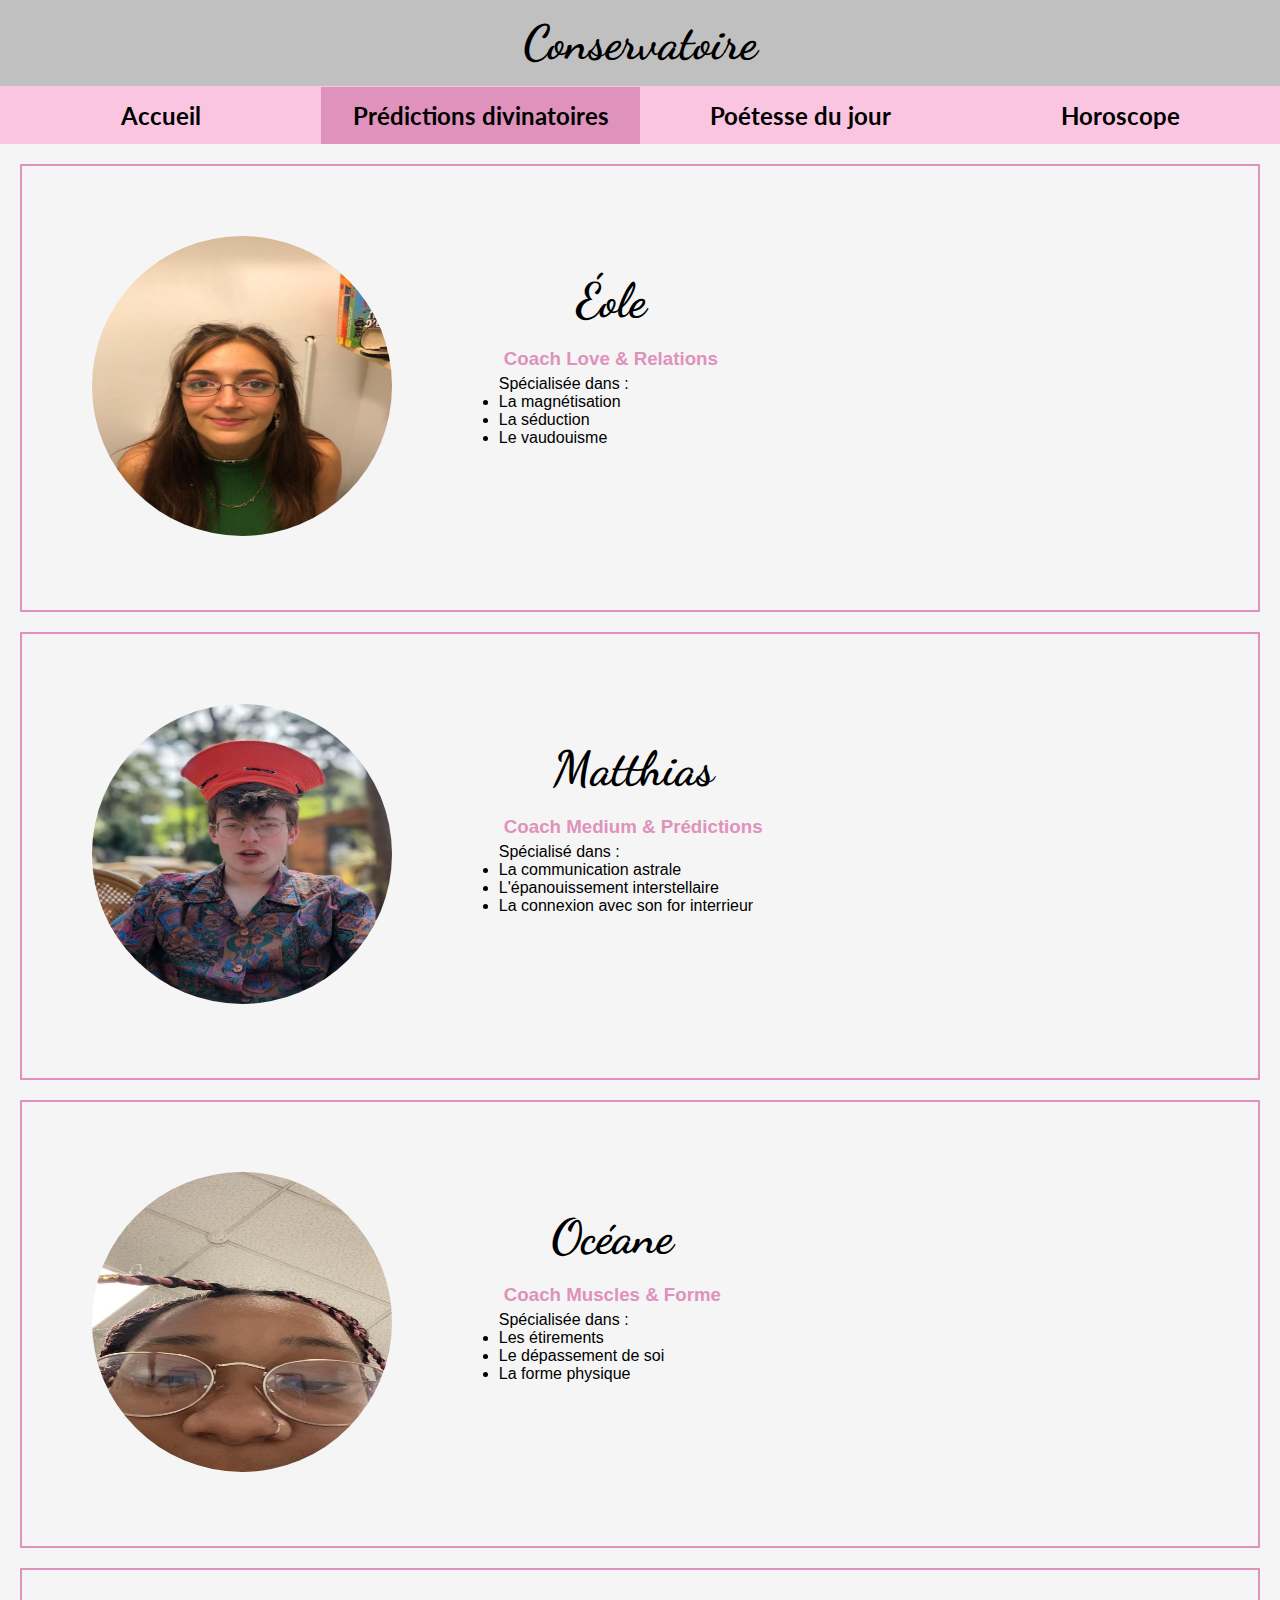
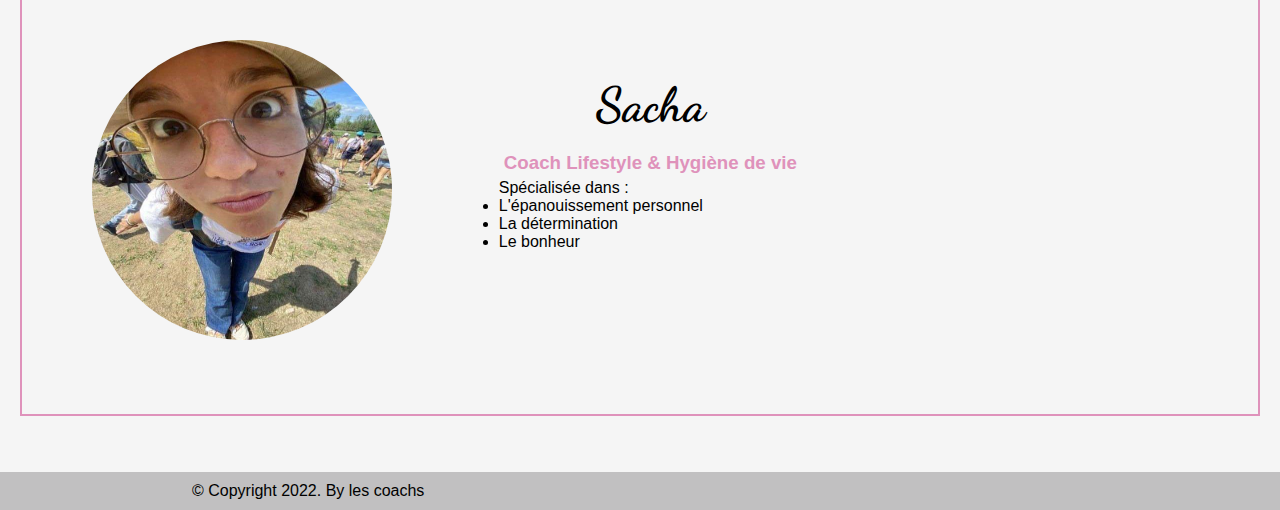
<file: spe1.html>
<!DOCTYPE html>
<html lang="en">
<head>
    <title> The Agence </title>
    <link rel="stylesheet" href="style.css">
    <link rel="stylesheet"
          href="https://fonts.googleapis.com/css2?family=Dancing+Script&family=Lato">
    <meta charset="UTF-8">
    <meta http-equiv="X-UA-Compatible" content="IE=edge">
    <meta name="viewport" content="width=device-width, initial-scale=1.0">
    
</head>
<body>
    <header>
        <h1>Conservatoire</h1>
        <nav>
            <ul class="navigationLinks">
                <li class="liste1"><a href="index.html">Accueil</a></li>
                <li class="liste2"><a href="prediction.html">Prédictions divinatoires</a></li>
                <li class="liste1"><a href="poeme-du-jour.html">Poétesse du jour</a></li>
                <li class="liste1"><a href="horoscope.html">Horoscope</a></li>
            </ul>
        </nav>
    </header>
    <main>
            <article class="coach"> 
                <a href="Gaston.html">
                    <div class="container">
                    
                        <img src = images/eolita.jpeg alt="Eole qui tape la pose" class="pfp">
                    
                    <div class="overlay">
                        <div class="text">Éole</div>
                    </div>
                </div>
                </a>
                <div class="presentation">
                    <h1> Éole </h1> 
                    <h3 class="typeCoach"> Coach Love & Relations </h3>
                    <p> 
                        Spécialisée dans : 
                        <ul>
                            <li>La magnétisation</li>
                            <li>La séduction</li>
                            <li>Le vaudouisme</li>
                        </ul>
                    </p>
                </div>
            </article>
            <article class="coach"> 
                <a href="matthias.html">
                    <div class="container">
                    
                        <img src = images/matthias.jpeg alt="Matthias avec un bob à l'envers" class="pfp">
                    
                    <div class="overlay">
                        <div class="text">Matthias</div>
                    </div>
                </div>
            </a>
                <div class="presentation">
                <h1> Matthias </h1> 
                <h3 class="typeCoach"> Coach Medium & Prédictions </h3>
                <p> 
                    Spécialisé dans :
                    <ul>
                        <li>La communication astrale </li>
                        <li>L'épanouissement interstellaire</li>
                        <li>La connexion avec son for interrieur</li>
                    </ul>
                </p>
                    
            </article>
            <article class="coach"> 
                <a href="oceane.html">
                    <div class="container">
                    
                        <img src = images/oce.jpeg alt="Gros plan sur Océane" class="pfp">
                    
                    <div class="overlay">
                        <div class="text">Océane</div>
                    </div>
                </div>
            </a>
                <div class="presentation">
                <h1> Océane </h1> 
                <h3 class="typeCoach"> Coach Muscles & Forme </h3>
                <p> Spécialisée dans :
                    <ul>
                        <li>Les étirements </li>
                        <li>Le dépassement de soi</li>
                        <li>La forme physique</li>
                    </ul>
                </p>
            </article>
            <article class="coach"> 
                <a href="sacha.html">
                    <div class="container">
                    
                        <img src = images/sachouille.jpeg alt="Sacha qui sourit" class="pfp">
                    
                    <div class="overlay">
                        <div class="text">Sacha</div>
                    </div>
                </div>
            </a>              
                <div class="presentation">
                <h1> Sacha </h1> 
                <h3 class="typeCoach"> Coach Lifestyle & Hygiène de vie </h3>
                <p>
                    Spécialisée dans :
                    <ul>
                        <li>L'épanouissement personnel</li>
                        <li>La détermination </li>
                        <li>Le bonheur</li>
                    </ul>
                </p>
            </article>
            <br>
            <br>

    </main>
    <footer>
        <div>
            <span style="padding-left:15%">&copy Copyright 2022. By les coachs</span>
          </div>
    </footer>
</body>
</html>
</file>
<file: style.css>
* {
    margin: 0;
    padding: 0;
    border: 0;
}

p{
    text-align: justify;
}

.navigationLinks {
   /* display: inline-flex;*/
    display: grid;
    grid-template-columns: repeat(4,1fr) ;
    list-style-type: none;
    margin : 0;
    padding : 0;
    overflow : hidden;
    background-color: #fac5e1;
}

h1,h2 {
    padding-top: 0.3em;
    padding-bottom: 0.3em;
    font-family: 'Dancing Script';
    color: black;
    text-align: center;
}

h1{
    font-size: 48px;
}

h2{
    font-size: 40px;
}

html {
    font-family: Calibri, sans-serif;
}

#presentation {
    /* background-image: linear-gradient(to bottom, rgba(204, 204, 204, 0.8), rgba(252, 151, 225, 0.8)); */
    background-size: 100%;
    background-repeat: no-repeat;
    background-origin: border-box;
    background-position: bottom left;
    height : 800px;
    color: black;
    font-size: xx-large;
    text-align: center;
    height: 150%;
}

header {
    margin-bottom: 0px;
    text-align: center;
    font-size: x-large;
    background-color: #C1C0C1;
}

.articleCentered {
    padding-top: 2rem;
    padding-bottom: 2rem;
    color: black;
    font-family: 'Lato';
    padding-left: 15%;
    padding-right: 15%;
    text-align: center;
}

.articleUncentered {
    padding-top: 2rem;
    color: black;
    font-family: 'Lato';
    padding-left: 15%;
    padding-right: 15%;
    text-align: left;
}

article > p {
    font-size: 17px;
}

article > ol {
    font-size: 17px;
    list-style-position: inside;
}


.liste1 {
    float : left;
    display : block;
    color : black;
    text-align : center;
    padding : 14px 16px;
    /*outline: 1px solid black;*/ /* use instead of border */
    
    margin-top: 1px;
    margin-left: 1px;
    font-family: 'Lato';
    font-weight: bold;
}

.liste2 {
    float : left;
    display : block;
    color : black ;
    text-align : center;
    padding : 14px 16px;
    /*outline: 1px solid black;*/ /* use instead of border */
    margin-top: 1px;
    margin-left: 1px;
    background-color: #df92bb;
    font-family: 'Lato';
    font-weight: bold;
}

a:link {
    color : black;
    text-decoration : none;
    font-weight: bold;
}

a:visited {
    color : black;
}

.liste1:hover {
    background-color: #667;
    font-weight: bold;
}

body {
    background-color: whitesmoke;
    overflow-x: auto;
    overflow-y: scroll;
    size: 100%;
}

footer {
    position: relative;
    bottom: 0px;
    width: 100%;
    padding: 10px 0;
    background-color: #C1C0C1;
}

hr {
    border : 2px solid #666;
}

.notrehistoire1, .notrehistoire2{
    width: 100%;
    display: flex;
    flex-direction: row;
    justify-content: space-between ;
    padding: 0; 
}

.notrehistoire2 > div {
    padding-right: 2%;
}

.notrehistoire1 > div {
    padding-left: 2%;
}


table, th, td {
    border: 1px solid;
    border-color: rgb(204, 180, 228);
}

.tableau{

   text-align: center;
   border-collapse: collapse;
   width: 100%;
   
}
   
thead{
   background-color: #fac5e1; 
}

.coach {
    display:flex;
    width: auto;
    border: 2px solid  #df92bb;
    padding: 50px;
    margin: 20px;
    text-align: justify;
  }

  .container {
    position: relative;
    width: 50%;
  }

  .overlay {
    position: absolute;
    top: 0;
    bottom: 0;
    left: 0;
    right: 0;
    height: 300px;
    width: 300px;
    opacity: 0;
    transition: .5s ease;
    background-color: rgb(234, 127, 202);
    border-radius: 50%;
    margin:20px
  }
  
  .container:hover .overlay {
    opacity: 1;
  }
  
  .text {
    color: white;
    font-size: 20px;
    position: absolute;
    top: 50%;
    left: 50%;
    transform: translate(-50%, -50%);
    -ms-transform: translate(-50%, -50%);
  }

.pfp {
    border-radius:50%;
    width:300px;
    height:300px;
    margin:20px;
}

.presentation {
    padding-top: 1%;
    margin:30px;
    padding-left: 5%;
}

.typeCoach {
    margin: 5px;
    color: #df92bb;
}

.mainTables {
    padding-top: 1%;
    display: flex;
    justify-content: center;
}

.tabito {
    width: 70%;
    text-align: center;
}

.section1 {
    padding-left: 2%;
    padding-right: 2%;
    width : 94%;
}

main {
    width: 100%;
}
.col-md-4 {
    text-align: justify;
}

label {
    font-size: 18px;
}

output {
    font-size: 16px;
}

.question {
    font-size: medium;
    margin-bottom: 1rem;
}

.questionContainer {
    border: solid 2px rgb(234, 127, 202);
    border-radius: 1rem;
    background-color: #F5F5F5;
    height: 11rem;
    width: 20rem;
    padding-left: 1rem;
    padding-right: 1rem;
    margin:auto;
    margin-top: 2rem;
    font-size: large;
}

.qcm {
    padding-top: 2rem;
    color: black;
    font-family: 'Lato';
    padding-left: 10%;
    padding-right: 10%;
    text-align: left;
    display: flex;
    flex-wrap: wrap;
    justify-content: center;
}

.questionContainer > div {
    height: auto;
    font-size: medium;
}

output {
    font-size: larger;
    font-weight: bold;
    color: red;
    
}

/* Styles pour la page d'horoscope */
.horoscope-section {
    text-align: center;
    padding: 20px;
    max-width: 1200px;
    margin: 0 auto;
}

.horoscope-section h2 {
    font-family: 'Dancing Script', cursive;
    font-size: 2.5em;
    color: black;
    text-align: center;
    padding-top: 1rem;
    padding-bottom: 1rem;
}

.horoscope-section p {
    font-family: 'Lato', sans-serif;
    font-size: 1.2em;
    text-align: center;
}

.horoscopes-container {
    display: flex;
    flex-wrap: wrap;
    justify-content: center;
    gap: 20px;
    padding: 20px;
    max-width: 1200px;
    margin: 0 auto;
}

.horoscope-card {
    flex: 1 1 300px;
    background-color: #F5F5F5;
    border-radius: 10px;
    box-shadow: 0 0 10px rgba(0, 0, 0, 0.1);
    padding: 15px;
    border: 1px solid #df92bb;
    text-align: center;
    font-family: 'Lato', sans-serif;
}

.horoscope-card h3 {
    font-family: 'Dancing Script', cursive;
    color: #df92bb;
    margin-top: 0;
    font-size: 1.8em;
}

.horoscope-card p {
    font-size: 1em;
    line-height: 1.5;
    text-align: justify;
}

.refresh-button {
    background-color: #df92bb;
    color: white;
    border: none;
    padding: 10px 20px;
    font-size: 1em;
    border-radius: 5px;
    cursor: pointer;
    margin: 20px 0;
    font-family: 'Lato', sans-serif;
    font-weight: bold;
}

.refresh-button:hover {
    background-color: #fac5e1;
    color: black;
}

.poem-section {
            text-align: center;
            padding: 20px;
            max-width: 800px;
            margin: 0 auto;
        }

        .poem-section h2 {
            font-family: 'Dancing Script', cursive;
            font-size: 2.5em;
            color: black;
            text-align: center;
            padding-top: 1rem;
            padding-bottom: 1rem;
        }

        .poem-section p {
            font-family: 'Lato', sans-serif;
            font-size: 1.2em;
            text-align: center;
        }

        .poem-container {
            background-color: #F5F5F5;
            border-radius: 10px;
            box-shadow: 0 0 10px rgba(0, 0, 0, 0.1);
            padding: 25px;
            border: 1px solid #df92bb;
            margin: 20px auto;
            max-width: 700px;
            text-align: center;
            font-family: 'Lato', sans-serif;
        }

        .poem-title {
            font-family: 'Dancing Script', cursive;
            color: #df92bb;
            font-size: 1.8em;
            margin-bottom: 15px;
        }

        .poem-author {
            font-style: italic;
            color: #666;
            margin-top: 15px;
            font-size: 1.1em;
        }

        .poem-text {
            font-size: 1.1em;
            line-height: 1.6;
            text-align: left;
            margin: 0 auto;
            max-width: 600px;
        }

        .wikisource-link {
            display: inline-block;
            margin-top: 15px;
            padding: 8px 15px;
            background-color: #df92bb;
            color: white;
            text-decoration: none;
            border-radius: 5px;
            font-family: 'Lato', sans-serif;
            font-weight: bold;
        }

        .wikisource-link:hover {
            background-color: #fac5e1;
            color: black;
        }

        .loading {
            font-style: italic;
            color: #666;
        }
</file>
